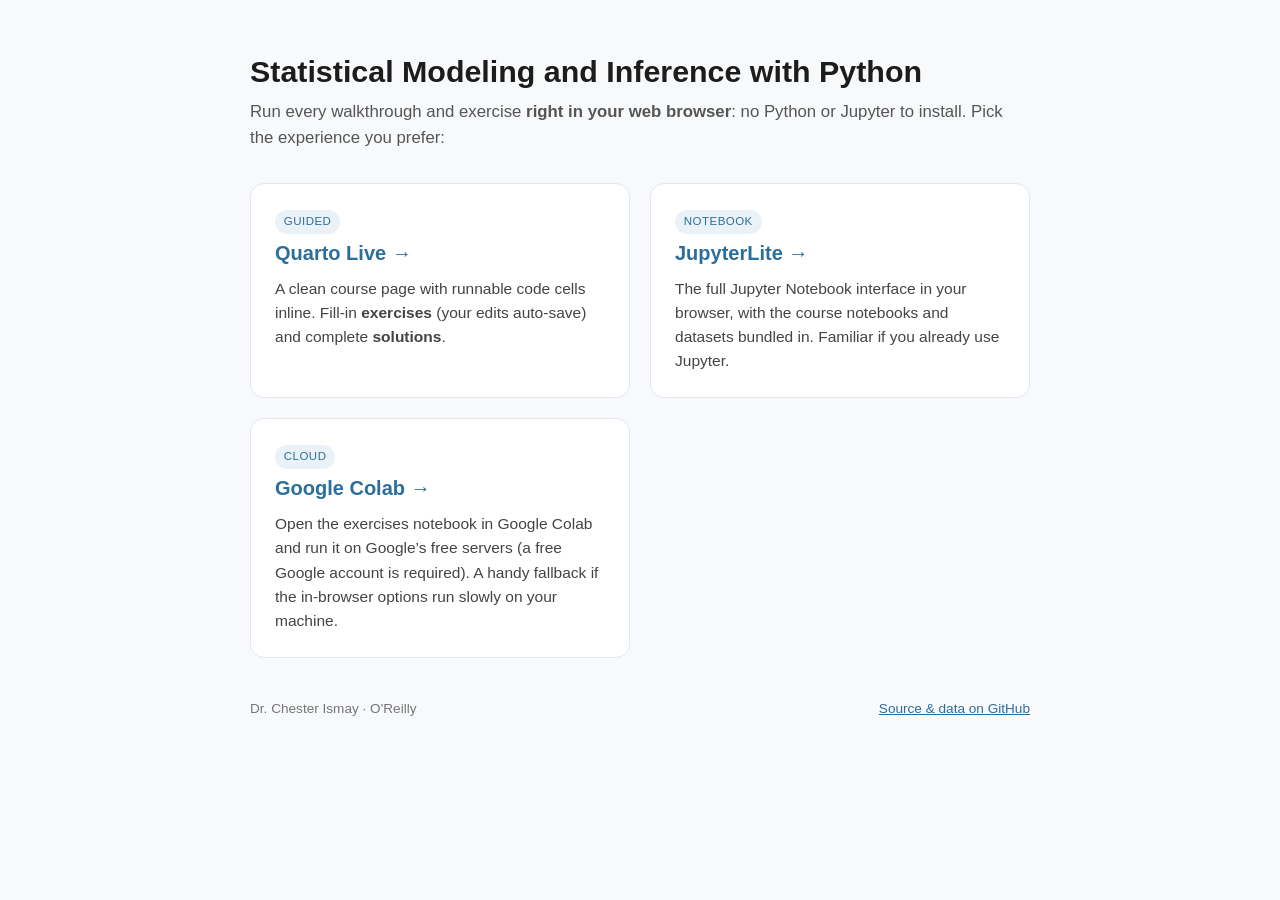
<file: app/index.html>
<!doctype html>
<html lang="en">
<head>
  <meta charset="utf-8">
  <meta name="viewport" content="width=device-width, initial-scale=1">
  <title>Statistical Modeling and Inference with Python: Run in your browser</title>
  <style>
    :root { --accent:#2c6e9b; }
    * { box-sizing:border-box; }
    body { margin:0; font-family:-apple-system,BlinkMacSystemFont,"Segoe UI",Roboto,Helvetica,Arial,sans-serif;
           color:#1c1c1c; background:#f7f9fb; line-height:1.55; }
    .wrap { max-width:820px; margin:0 auto; padding:3rem 1.25rem 4rem; }
    h1 { font-size:1.9rem; margin:0 0 .25rem; }
    .sub { color:#555; margin:0 0 2rem; font-size:1.05rem; }
    .cards { display:grid; gap:1.25rem; grid-template-columns:1fr; }
    @media (min-width:680px){ .cards { grid-template-columns:1fr 1fr; } }
    .card { display:block; background:#fff; border:1px solid #e3e8ee; border-radius:14px; padding:1.5rem;
            text-decoration:none; color:inherit; transition:box-shadow .15s, transform .15s; }
    .card:hover { box-shadow:0 8px 24px rgba(0,0,0,.08); transform:translateY(-2px); }
    .card h2 { margin:.25rem 0 .5rem; font-size:1.25rem; color:var(--accent); }
    .card p { margin:0; color:#444; font-size:.97rem; }
    .tag { display:inline-block; font-size:.72rem; letter-spacing:.04em; text-transform:uppercase;
           background:#eaf2f8; color:var(--accent); padding:.2rem .55rem; border-radius:999px; }
    footer { margin-top:2.5rem; color:#777; font-size:.85rem; display:flex;
             justify-content:space-between; align-items:baseline; flex-wrap:wrap; gap:.4rem 1rem; }
    a.repo { color:var(--accent); }
  </style>
</head>
<body>
  <div class="wrap">
    <h1>Statistical Modeling and Inference with Python</h1>
    <p class="sub">Run every walkthrough and exercise <strong>right in your web browser</strong>: no Python or Jupyter to install. Pick the experience you prefer:</p>
    <div class="cards">
      <a class="card" href="./quarto/">
        <span class="tag">Guided</span>
        <h2>Quarto Live →</h2>
        <p>A clean course page with runnable code cells inline. Fill-in <strong>exercises</strong> (your edits auto-save) and complete <strong>solutions</strong>.</p>
      </a>
      <a class="card" href="./jupyterlite/">
        <span class="tag">Notebook</span>
        <h2>JupyterLite →</h2>
        <p>The full Jupyter Notebook interface in your browser, with the course notebooks and datasets bundled in. Familiar if you already use Jupyter.</p>
      </a>
      <a class="card" href="https://colab.research.google.com/github/ismayc/oreilly-statistical-modeling-and-inference-with-python/blob/main/exercises.ipynb">
        <span class="tag">Cloud</span>
        <h2>Google Colab →</h2>
        <p>Open the exercises notebook in Google Colab and run it on Google’s free servers (a free Google account is required). A handy fallback if the in-browser options run slowly on your machine.</p>
      </a>
    </div>
    <footer>
      <span>Dr. Chester Ismay · O'Reilly</span>
      <span><a class="repo" href="https://github.com/ismayc/oreilly-statistical-modeling-and-inference-with-python">Source &amp; data on GitHub</a></span>
    </footer>
  </div>
</body>
</html>
</file>
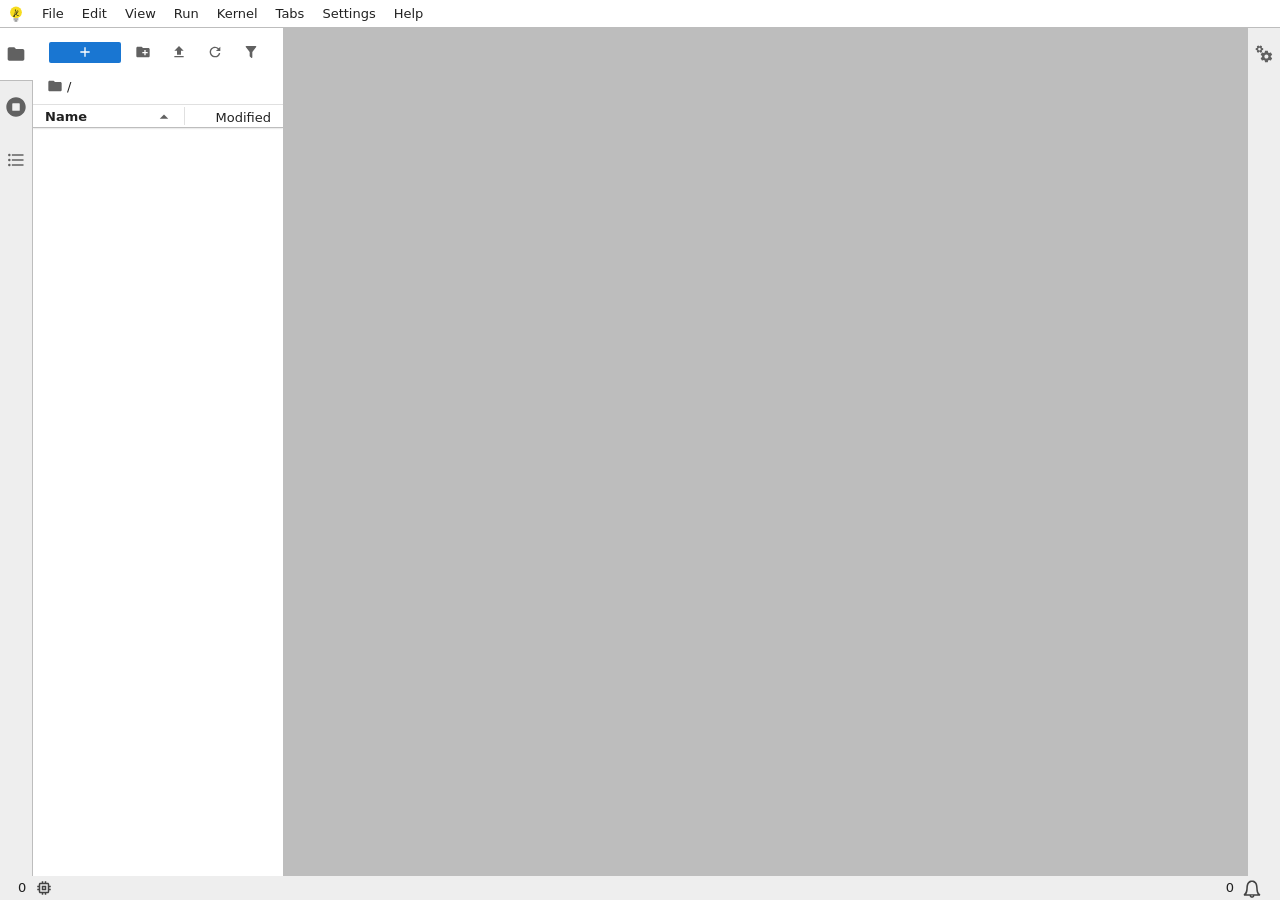
<file: app/jupyterlite/index.html>
<!DOCTYPE html>
<!--
  This is the root document for _your_ JupyterLite. Thanks for viewing your source!
     ___ __   __ _______ __   __ _______ _______ ______   ___     ___ _______ _______
    |   |  | |  |       |  | |  |       |       |    _ | |   |   |   |       |       |
    |   |  | |  |    _  |  |_|  |_     _|    ___|   | || |   |   |   |_     _|    ___|
    |   |  |_|  |   |_| |       | |   | |   |___|   |_||_|   |   |   | |   | |   |___
 ___|   |       |    ___|_     _| |   | |    ___|    __  |   |___|   | |   | |    ___|
|       |       |   |     |   |   |   | |   |___|   |  | |       |   | |   | |   |___
|_______|_______|___|     |___|   |___| |_______|___|  |_|_______|___| |___| |_______|

Code: https://github.com/jupyterlite/jupyterlite
Demo: https://jupyterlite.rtfd.io/en/latest/try

# FILES

Your JupyterLite is structured like this:

    index.html             <---- you are here
    {:app}/                <---- currently-known: `lab` (semi-required) and `notebook`
      index.html
      extensions/
        {:org}/{:package}/ <---|
        {:package}/        <---+- federated extensions
          schema/
          package.json
    # TBD
    files/                 <----- also need to populate `api/contents/`!
    static/                <----- might save duplication
      {:app}

-->
<html>
  <head>
    <!--
      # jupyter-config-data

      The JSON in `jupyter-lite.json` is the last that will be loaded by most
      child `index.html` pages, and every field can be overridden.

      See the recognized schema as described in the documentation:

      - https://jupyterlite.rtfd.io/en/latest/reference/schema.html

      Notes
        - fields that...
          - are relative paths values
            - will have the parent directory of _this_ file appended, accounting
              for "magic" hosts which redirect to `{:path}index.html` to `{:path}`,
              with or without a slash
        - some fields, such as `federated_extensions` will be _added together_
    -->
    <script id="jupyter-config-data" type="application/json" data-jupyter-lite-root=".">
      {}
    </script>
    <!--
      # jupyter-lite-root

      The source of truth for relative path locations. The `.` means _this_
      is the root, and will redirect to the `appUrl` defined in
      `.jupyter-lite/#jupyter-config-data`.
    -->
    <script type="module">
      await import('./config-utils.js');
    </script>
    <!-- that's it, there shouldn't be anything below here in head! -->
  </head>
</html>
</file>
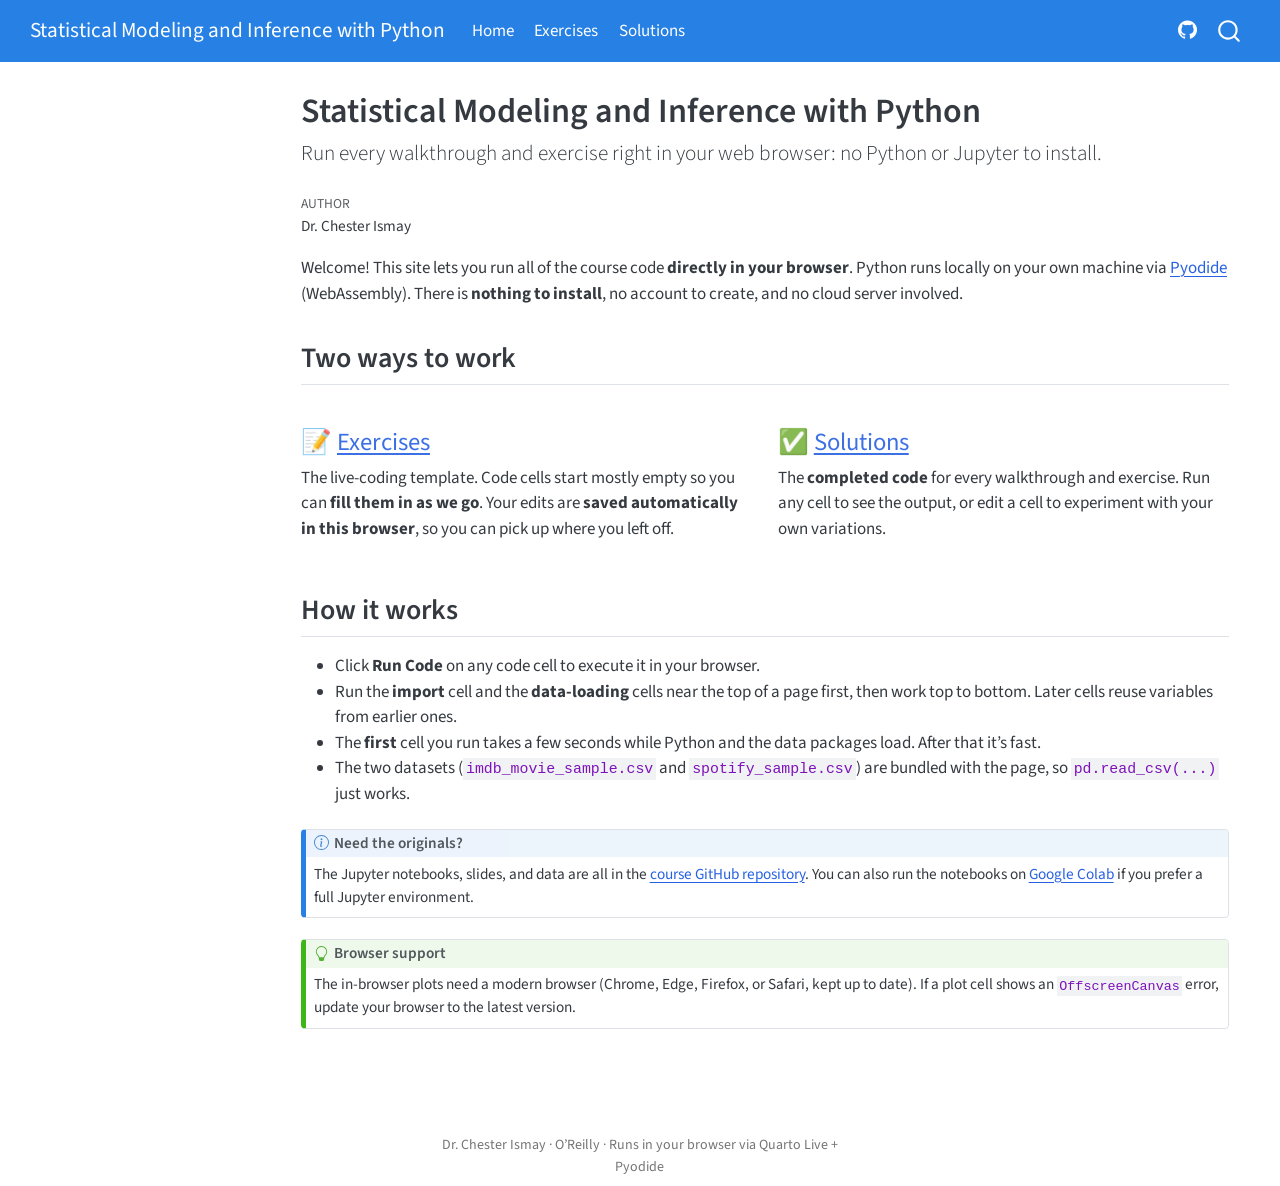
<file: app/quarto/index.html>
<!DOCTYPE html>
<html xmlns="http://www.w3.org/1999/xhtml" lang="en" xml:lang="en"><head>

<meta charset="utf-8">
<meta name="generator" content="quarto-1.10.18">

<meta name="viewport" content="width=device-width, initial-scale=1.0, user-scalable=yes">

<meta name="author" content="Dr.&nbsp;Chester Ismay">

<title>Statistical Modeling and Inference with Python</title>
<style>
/* Default styles provided by pandoc.
** See https://pandoc.org/MANUAL.html#variables-for-html for config info.
*/
span.smallcaps{font-variant: small-caps;}
div.columns{display: flex; gap: 1.5em;}
div.column{flex: auto;}
@media screen {
div.columns{gap: min(4vw, 1.5em);}
div.column{overflow-x: auto;}
}
div.hanging-indent{margin-left: 1.5em; text-indent: -1.5em;}
ul.task-list{list-style: none;}
ul.task-list li input[type="checkbox"] {
  width: 0.8em;
  margin: 0 0.8em 0.2em -1em; /* quarto-specific, see https://github.com/quarto-dev/quarto-cli/issues/4556 */ 
  vertical-align: middle;
}
</style>


<script src="site_libs/quarto-nav/quarto-nav.js"></script>
<script src="site_libs/quarto-nav/headroom.min.js"></script>
<script src="site_libs/clipboard/clipboard.min.js"></script>
<script src="site_libs/quarto-search/autocomplete.umd.js"></script>
<script src="site_libs/quarto-search/fuse.min.js"></script>
<script src="site_libs/quarto-search/quarto-search.js"></script>
<meta name="quarto:offset" content="./">
<script src="site_libs/quarto-html/quarto.js" type="module"></script>
<script src="site_libs/quarto-html/tabsets/tabsets.js" type="module"></script>
<script src="site_libs/quarto-html/popper.min.js"></script>
<script src="site_libs/quarto-html/tippy.umd.min.js"></script>
<script src="site_libs/quarto-html/anchor.min.js"></script>
<link href="site_libs/quarto-html/tippy.css" rel="stylesheet">
<link href="site_libs/quarto-html/quarto-syntax-highlighting-64a204ab8560d761af7679ceaba22944.css" rel="stylesheet" id="quarto-text-highlighting-styles">
<script src="site_libs/bootstrap/bootstrap.min.js"></script>
<link href="site_libs/bootstrap/bootstrap-icons.css" rel="stylesheet">
<link href="site_libs/bootstrap/bootstrap-b8f84b86e57ac73173db2324cacdbf7d.min.css" rel="stylesheet" append-hash="true" id="quarto-bootstrap" data-mode="light">
<script src="site_libs/quarto-contrib/live-runtime/live-runtime.js" type="module"></script>
<link href="site_libs/quarto-contrib/live-runtime/live-runtime.css" rel="stylesheet">
<script id="quarto-search-options" type="application/json">{
  "location": "navbar",
  "copy-button": false,
  "collapse-after": 3,
  "panel-placement": "end",
  "type": "overlay",
  "limit": 50,
  "keyboard-shortcut": [
    "f",
    "/",
    "s"
  ],
  "show-item-context": false,
  "language": {
    "search-no-results-text": "No results",
    "search-matching-documents-text": "matching documents",
    "search-copy-link-title": "Copy link to search",
    "search-hide-matches-text": "Hide additional matches",
    "search-more-match-text": "more match in this document",
    "search-more-matches-text": "more matches in this document",
    "search-clear-button-title": "Clear",
    "search-text-placeholder": "",
    "search-detached-cancel-button-title": "Cancel",
    "search-submit-button-title": "Submit",
    "search-label": "Search"
  }
}</script>
<script type="module" src="site_libs/quarto-ojs/quarto-ojs-runtime.js"></script>
<link href="site_libs/quarto-ojs/quarto-ojs.css" rel="stylesheet">


</head>

<body class="floating nav-fixed fullcontent quarto-light">

<div id="quarto-search-results"></div>
  <header id="quarto-header" class="headroom fixed-top">
    <nav class="navbar navbar-expand-lg " data-bs-theme="dark">
      <div class="navbar-container container-fluid">
      <div class="navbar-brand-container mx-auto">
    <a class="navbar-brand" href="./index.html">
    <span class="navbar-title">Statistical Modeling and Inference with Python</span>
    </a>
  </div>
            <div id="quarto-search" class="" title="Search"></div>
          <button class="navbar-toggler" type="button" data-bs-toggle="collapse" data-bs-target="#navbarCollapse" aria-controls="navbarCollapse" role="menu" aria-expanded="false" aria-label="Toggle navigation" onclick="if (window.quartoToggleHeadroom) { window.quartoToggleHeadroom(); }">
  <span class="navbar-toggler-icon"></span>
</button>
          <div class="collapse navbar-collapse" id="navbarCollapse">
            <ul class="navbar-nav navbar-nav-scroll me-auto">
  <li class="nav-item">
    <a class="nav-link active" href="./index.html" aria-current="page"> 
<span class="menu-text">Home</span></a>
  </li>  
  <li class="nav-item">
    <a class="nav-link" href="./exercises.html"> 
<span class="menu-text">Exercises</span></a>
  </li>  
  <li class="nav-item">
    <a class="nav-link" href="./solutions.html"> 
<span class="menu-text">Solutions</span></a>
  </li>  
</ul>
            <ul class="navbar-nav navbar-nav-scroll ms-auto">
  <li class="nav-item compact">
    <a class="nav-link" href="https://github.com/ismayc/oreilly-statistical-modeling-and-inference-with-python"> <i class="bi bi-github" role="img" aria-label="GitHub repository">
</i> 
<span class="menu-text"></span></a>
  </li>  
</ul>
          </div> <!-- /navcollapse -->
            <div class="quarto-navbar-tools">
</div>
      </div> <!-- /container-fluid -->
    </nav>
</header>
<!-- content -->
<div id="quarto-content" class="quarto-container page-columns page-rows-contents page-layout-article page-navbar">
<!-- sidebar -->
  <nav id="quarto-sidebar" class="sidebar collapse collapse-horizontal quarto-sidebar-collapse-item sidebar-navigation floating overflow-auto">
    
</nav>
<div id="quarto-sidebar-glass" class="quarto-sidebar-collapse-item" data-bs-toggle="collapse" data-bs-target=".quarto-sidebar-collapse-item"></div>
<!-- margin-sidebar -->
    
<!-- main -->
<main class="content" id="quarto-document-content">

<header id="title-block-header" class="quarto-title-block default">
<div class="quarto-title">
<h1 class="title">Statistical Modeling and Inference with Python</h1>
<p class="subtitle lead">Run every walkthrough and exercise right in your web browser: no Python or Jupyter to install.</p>
</div>



<div class="quarto-title-meta">

    <div>
    <div class="quarto-title-meta-heading">Author</div>
    <div class="quarto-title-meta-contents">
             <p>Dr.&nbsp;Chester Ismay </p>
          </div>
  </div>
    
  
    
  </div>
  


</header>


<p>Welcome! This site lets you run all of the course code <strong>directly in your browser</strong>. Python runs locally on your own machine via <a href="https://pyodide.org">Pyodide</a> (WebAssembly). There is <strong>nothing to install</strong>, no account to create, and no cloud server involved.</p>
<section id="two-ways-to-work" class="level2">
<h2 class="anchored" data-anchor-id="two-ways-to-work">Two ways to work</h2>
<div class="grid">
<section id="exercises" class="level3 g-col-12 g-col-md-6">
<h3 class="anchored" data-anchor-id="exercises">📝 <a href="./exercises.html">Exercises</a></h3>
<p>The live-coding template. Code cells start mostly empty so you can <strong>fill them in as we go</strong>. Your edits are <strong>saved automatically in this browser</strong>, so you can pick up where you left off.</p>
</section>
<section id="solutions" class="level3 g-col-12 g-col-md-6">
<h3 class="anchored" data-anchor-id="solutions">✅ <a href="./solutions.html">Solutions</a></h3>
<p>The <strong>completed code</strong> for every walkthrough and exercise. Run any cell to see the output, or edit a cell to experiment with your own variations.</p>
</section>
</div>
</section>
<section id="how-it-works" class="level2">
<h2 class="anchored" data-anchor-id="how-it-works">How it works</h2>
<ul>
<li>Click <strong>Run Code</strong> on any code cell to execute it in your browser.</li>
<li>Run the <strong>import</strong> cell and the <strong>data-loading</strong> cells near the top of a page first, then work top to bottom. Later cells reuse variables from earlier ones.</li>
<li>The <strong>first</strong> cell you run takes a few seconds while Python and the data packages load. After that it’s fast.</li>
<li>The two datasets (<code>imdb_movie_sample.csv</code> and <code>spotify_sample.csv</code>) are bundled with the page, so <code>pd.read_csv(...)</code> just works.</li>
</ul>
<div class="callout callout-style-default callout-note callout-titled">
<div class="callout-header d-flex align-content-center">
<div class="callout-icon-container">
<i class="callout-icon"></i>
</div>
<div class="callout-title-container flex-fill">
<span class="screen-reader-only">Note</span>Need the originals?
</div>
</div>
<div class="callout-body-container callout-body">
<p>The Jupyter notebooks, slides, and data are all in the <a href="https://github.com/ismayc/oreilly-statistical-modeling-and-inference-with-python">course GitHub repository</a>. You can also run the notebooks on <a href="https://colab.research.google.com/">Google Colab</a> if you prefer a full Jupyter environment.</p>
</div>
</div>
<div class="callout callout-style-default callout-tip callout-titled">
<div class="callout-header d-flex align-content-center">
<div class="callout-icon-container">
<i class="callout-icon"></i>
</div>
<div class="callout-title-container flex-fill">
<span class="screen-reader-only">Tip</span>Browser support
</div>
</div>
<div class="callout-body-container callout-body">
<p>The in-browser plots need a modern browser (Chrome, Edge, Firefox, or Safari, kept up to date). If a plot cell shows an <code>OffscreenCanvas</code> error, update your browser to the latest version.</p>
</div>
</div>


<script type="ojs-module-contents">
eyJjb250ZW50cyI6W119
</script>
<div id="exercise-loading-indicator" class="exercise-loading-indicator d-none d-flex align-items-center gap-2">
<div id="exercise-loading-status" class="d-flex gap-2">

</div>
<div class="spinner-grow spinner-grow-sm">

</div>
</div>
<script type="vfs-file">
WyJpbWRiX21vdmllX3NhbXBsZS5jc3YiLCJzcG90aWZ5X3NhbXBsZS5jc3YiXQ==
</script>
</section>

</main> <!-- /main -->
<script type="ojs-module-contents">
eyJjb250ZW50cyI6W119
</script>
<script type="module">
if (window.location.protocol === "file:") { alert("The OJS runtime does not work with file:// URLs. Please use a web server to view this document."); }
window._ojs.paths.runtimeToDoc = "../..";
window._ojs.paths.runtimeToRoot = "../..";
window._ojs.paths.docToRoot = "";
window._ojs.selfContained = false;
window._ojs.runtime.interpretFromScriptTags();
</script>
<script id="quarto-html-after-body" type="application/javascript">
  window.document.addEventListener("DOMContentLoaded", function (event) {
    const icon = "";
    const anchorJS = new window.AnchorJS();
    anchorJS.options = {
      placement: 'right',
      icon: icon
    };
    anchorJS.add('.anchored');
    const isCodeAnnotation = (el) => {
      for (const clz of el.classList) {
        if (clz.startsWith('code-annotation-')) {                     
          return true;
        }
      }
      return false;
    }
    const onCopySuccess = function(e) {
      // button target
      const button = e.trigger;
      // don't keep focus
      button.blur();
      // flash "checked"
      button.classList.add('code-copy-button-checked');
      var currentTitle = button.getAttribute("title");
      button.setAttribute("title", "Copied!");
      let tooltip;
      if (window.bootstrap) {
        button.setAttribute("data-bs-toggle", "tooltip");
        button.setAttribute("data-bs-placement", "left");
        button.setAttribute("data-bs-title", "Copied!");
        tooltip = new bootstrap.Tooltip(button, 
          { trigger: "manual", 
            customClass: "code-copy-button-tooltip",
            offset: [0, -8]});
        tooltip.show();    
      }
      setTimeout(function() {
        if (tooltip) {
          tooltip.hide();
          button.removeAttribute("data-bs-title");
          button.removeAttribute("data-bs-toggle");
          button.removeAttribute("data-bs-placement");
        }
        button.setAttribute("title", currentTitle);
        button.classList.remove('code-copy-button-checked');
      }, 1000);
      // clear code selection
      e.clearSelection();
    }
    const getTextToCopy = function(trigger) {
      const outerScaffold = trigger.parentElement.cloneNode(true);
      const codeEl = outerScaffold.querySelector('code');
      for (const childEl of codeEl.children) {
        if (isCodeAnnotation(childEl)) {
          childEl.remove();
        }
      }
      return codeEl.innerText;
    }
    const clipboard = new window.ClipboardJS('.code-copy-button:not([data-in-quarto-modal])', {
      text: getTextToCopy
    });
    clipboard.on('success', onCopySuccess);
    if (window.document.getElementById('quarto-embedded-source-code-modal')) {
      const clipboardModal = new window.ClipboardJS('.code-copy-button[data-in-quarto-modal]', {
        text: getTextToCopy,
        container: window.document.getElementById('quarto-embedded-source-code-modal')
      });
      clipboardModal.on('success', onCopySuccess);
    }
      var localhostRegex = new RegExp(/^(?:http|https):\/\/localhost\:?[0-9]*\//);
      var mailtoRegex = new RegExp(/^mailto:/);
        var filterRegex = new RegExp('/' + window.location.host + '/');
      var isInternal = (href) => {
          return filterRegex.test(href) || localhostRegex.test(href) || mailtoRegex.test(href);
      }
      // Inspect non-navigation links and adorn them if external
     var links = window.document.querySelectorAll('a[href]:not(.nav-link):not(.navbar-brand):not(.toc-action):not(.sidebar-link):not(.sidebar-item-toggle):not(.pagination-link):not(.no-external):not([aria-hidden]):not(.dropdown-item):not(.quarto-navigation-tool):not(.about-link)');
      for (var i=0; i<links.length; i++) {
        const link = links[i];
        if (!isInternal(link.href)) {
          // undo the damage that might have been done by quarto-nav.js in the case of
          // links that we want to consider external
          if (link.dataset.originalHref !== undefined) {
            link.href = link.dataset.originalHref;
          }
        }
      }
    function tippyHover(el, contentFn, onTriggerFn, onUntriggerFn) {
      const config = {
        allowHTML: true,
        maxWidth: 500,
        delay: 100,
        arrow: false,
        appendTo: function(el) {
            return el.parentElement;
        },
        interactive: true,
        interactiveBorder: 10,
        theme: 'quarto',
        placement: 'bottom-start',
      };
      if (contentFn) {
        config.content = contentFn;
      }
      if (onTriggerFn) {
        config.onTrigger = onTriggerFn;
      }
      if (onUntriggerFn) {
        config.onUntrigger = onUntriggerFn;
      }
      window.tippy(el, config); 
    }
    const noterefs = window.document.querySelectorAll('a[role="doc-noteref"]');
    for (var i=0; i<noterefs.length; i++) {
      const ref = noterefs[i];
      tippyHover(ref, function() {
        // use id or data attribute instead here
        let href = ref.getAttribute('data-footnote-href') || ref.getAttribute('href');
        try { href = new URL(href).hash; } catch {}
        const id = href.replace(/^#\/?/, "");
        const note = window.document.getElementById(id);
        if (note) {
          return note.innerHTML;
        } else {
          return "";
        }
      });
    }
    const xrefs = window.document.querySelectorAll('a.quarto-xref');
    const processXRef = (id, note) => {
      // Strip column container classes
      const stripColumnClz = (el) => {
        el.classList.remove("page-full", "page-columns");
        if (el.children) {
          for (const child of el.children) {
            stripColumnClz(child);
          }
        }
      }
      stripColumnClz(note)
      if (id === null || id.startsWith('sec-')) {
        // Special case sections, only their first couple elements
        const container = document.createElement("div");
        if (note.children && note.children.length > 2) {
          container.appendChild(note.children[0].cloneNode(true));
          for (let i = 1; i < note.children.length; i++) {
            const child = note.children[i];
            if (child.tagName === "P" && child.innerText === "") {
              continue;
            } else {
              container.appendChild(child.cloneNode(true));
              break;
            }
          }
          if (window.Quarto?.typesetMath) {
            window.Quarto.typesetMath(container);
          }
          return container.innerHTML
        } else {
          if (window.Quarto?.typesetMath) {
            window.Quarto.typesetMath(note);
          }
          return note.innerHTML;
        }
      } else {
        // Remove any anchor links if they are present
        const anchorLink = note.querySelector('a.anchorjs-link');
        if (anchorLink) {
          anchorLink.remove();
        }
        if (window.Quarto?.typesetMath) {
          window.Quarto.typesetMath(note);
        }
        if (note.classList.contains("callout")) {
          return note.outerHTML;
        } else {
          return note.innerHTML;
        }
      }
    }
    for (var i=0; i<xrefs.length; i++) {
      const xref = xrefs[i];
      tippyHover(xref, undefined, function(instance) {
        instance.disable();
        let url = xref.getAttribute('href');
        let hash = undefined; 
        if (url.startsWith('#')) {
          hash = url;
        } else {
          try { hash = new URL(url).hash; } catch {}
        }
        if (hash) {
          const id = hash.replace(/^#\/?/, "");
          const note = window.document.getElementById(id);
          if (note !== null) {
            try {
              const html = processXRef(id, note.cloneNode(true));
              instance.setContent(html);
            } finally {
              instance.enable();
              instance.show();
            }
          } else {
            // See if we can fetch this
            fetch(url.split('#')[0])
            .then(res => res.text())
            .then(html => {
              const parser = new DOMParser();
              const htmlDoc = parser.parseFromString(html, "text/html");
              const note = htmlDoc.getElementById(id);
              if (note !== null) {
                const html = processXRef(id, note);
                instance.setContent(html);
              } 
            }).finally(() => {
              instance.enable();
              instance.show();
            });
          }
        } else {
          // See if we can fetch a full url (with no hash to target)
          // This is a special case and we should probably do some content thinning / targeting
          fetch(url)
          .then(res => res.text())
          .then(html => {
            const parser = new DOMParser();
            const htmlDoc = parser.parseFromString(html, "text/html");
            const note = htmlDoc.querySelector('main.content');
            if (note !== null) {
              // This should only happen for chapter cross references
              // (since there is no id in the URL)
              // remove the first header
              if (note.children.length > 0 && note.children[0].tagName === "HEADER") {
                note.children[0].remove();
              }
              const html = processXRef(null, note);
              instance.setContent(html);
            } 
          }).finally(() => {
            instance.enable();
            instance.show();
          });
        }
      }, function(instance) {
      });
    }
        let selectedAnnoteEl;
        const selectorForAnnotation = ( cell, annotation) => {
          let cellAttr = 'data-code-cell="' + cell + '"';
          let lineAttr = 'data-code-annotation="' +  annotation + '"';
          const selector = 'span[' + cellAttr + '][' + lineAttr + ']';
          return selector;
        }
        const selectCodeLines = (annoteEl) => {
          const doc = window.document;
          const targetCell = annoteEl.getAttribute("data-target-cell");
          const targetAnnotation = annoteEl.getAttribute("data-target-annotation");
          const annoteSpan = window.document.querySelector(selectorForAnnotation(targetCell, targetAnnotation));
          const lines = annoteSpan.getAttribute("data-code-lines").split(",");
          const lineIds = lines.map((line) => {
            return targetCell + "-" + line;
          })
          let top = null;
          let height = null;
          let parent = null;
          if (lineIds.length > 0) {
              //compute the position of the single el (top and bottom and make a div)
              const el = window.document.getElementById(lineIds[0]);
              top = el.offsetTop;
              height = el.offsetHeight;
              parent = el.parentElement.parentElement;
            if (lineIds.length > 1) {
              const lastEl = window.document.getElementById(lineIds[lineIds.length - 1]);
              const bottom = lastEl.offsetTop + lastEl.offsetHeight;
              height = bottom - top;
            }
            if (top !== null && height !== null && parent !== null) {
              // cook up a div (if necessary) and position it 
              let div = window.document.getElementById("code-annotation-line-highlight");
              if (div === null) {
                div = window.document.createElement("div");
                div.setAttribute("id", "code-annotation-line-highlight");
                div.style.position = 'absolute';
                parent.appendChild(div);
              }
              div.style.top = top - 2 + "px";
              div.style.height = height + 4 + "px";
              div.style.left = 0;
              let gutterDiv = window.document.getElementById("code-annotation-line-highlight-gutter");
              if (gutterDiv === null) {
                gutterDiv = window.document.createElement("div");
                gutterDiv.setAttribute("id", "code-annotation-line-highlight-gutter");
                gutterDiv.style.position = 'absolute';
                const codeCell = window.document.getElementById(targetCell);
                const gutter = codeCell.querySelector('.code-annotation-gutter');
                gutter.appendChild(gutterDiv);
              }
              gutterDiv.style.top = top - 2 + "px";
              gutterDiv.style.height = height + 4 + "px";
            }
            selectedAnnoteEl = annoteEl;
          }
        };
        const unselectCodeLines = () => {
          const elementsIds = ["code-annotation-line-highlight", "code-annotation-line-highlight-gutter"];
          elementsIds.forEach((elId) => {
            const div = window.document.getElementById(elId);
            if (div) {
              div.remove();
            }
          });
          selectedAnnoteEl = undefined;
        };
          // Handle positioning of the toggle
      window.addEventListener(
        "resize",
        throttle(() => {
          elRect = undefined;
          if (selectedAnnoteEl) {
            selectCodeLines(selectedAnnoteEl);
          }
        }, 10)
      );
      function throttle(fn, ms) {
      let throttle = false;
      let timer;
        return (...args) => {
          if(!throttle) { // first call gets through
              fn.apply(this, args);
              throttle = true;
          } else { // all the others get throttled
              if(timer) clearTimeout(timer); // cancel #2
              timer = setTimeout(() => {
                fn.apply(this, args);
                timer = throttle = false;
              }, ms);
          }
        };
      }
        // Attach click handler to the DT
        const annoteDls = window.document.querySelectorAll('dt[data-target-cell]');
        for (const annoteDlNode of annoteDls) {
          annoteDlNode.addEventListener('click', (event) => {
            const clickedEl = event.target;
            if (clickedEl !== selectedAnnoteEl) {
              unselectCodeLines();
              const activeEl = window.document.querySelector('dt[data-target-cell].code-annotation-active');
              if (activeEl) {
                activeEl.classList.remove('code-annotation-active');
              }
              selectCodeLines(clickedEl);
              clickedEl.classList.add('code-annotation-active');
            } else {
              // Unselect the line
              unselectCodeLines();
              clickedEl.classList.remove('code-annotation-active');
            }
          });
        }
    const findCites = (el) => {
      const parentEl = el.parentElement;
      if (parentEl) {
        const cites = parentEl.dataset.cites;
        if (cites) {
          return {
            el,
            cites: cites.split(' ')
          };
        } else {
          return findCites(el.parentElement)
        }
      } else {
        return undefined;
      }
    };
    var bibliorefs = window.document.querySelectorAll('a[role="doc-biblioref"]');
    for (var i=0; i<bibliorefs.length; i++) {
      const ref = bibliorefs[i];
      const citeInfo = findCites(ref);
      if (citeInfo) {
        tippyHover(citeInfo.el, function() {
          var popup = window.document.createElement('div');
          citeInfo.cites.forEach(function(cite) {
            var citeDiv = window.document.createElement('div');
            citeDiv.classList.add('hanging-indent');
            citeDiv.classList.add('csl-entry');
            var biblioDiv = window.document.getElementById('ref-' + cite);
            if (biblioDiv) {
              citeDiv.innerHTML = biblioDiv.innerHTML;
            }
            popup.appendChild(citeDiv);
          });
          return popup.innerHTML;
        });
      }
    }
  });
  </script>
</div> <!-- /content -->
<footer class="footer">
  <div class="nav-footer">
    <div class="nav-footer-left">
      &nbsp;
    </div>   
    <div class="nav-footer-center">
<p>Dr.&nbsp;Chester Ismay · O’Reilly · Runs in your browser via Quarto Live + Pyodide</p>
</div>
    <div class="nav-footer-right">
      &nbsp;
    </div>
  </div>
</footer>




</body></html>
</file>
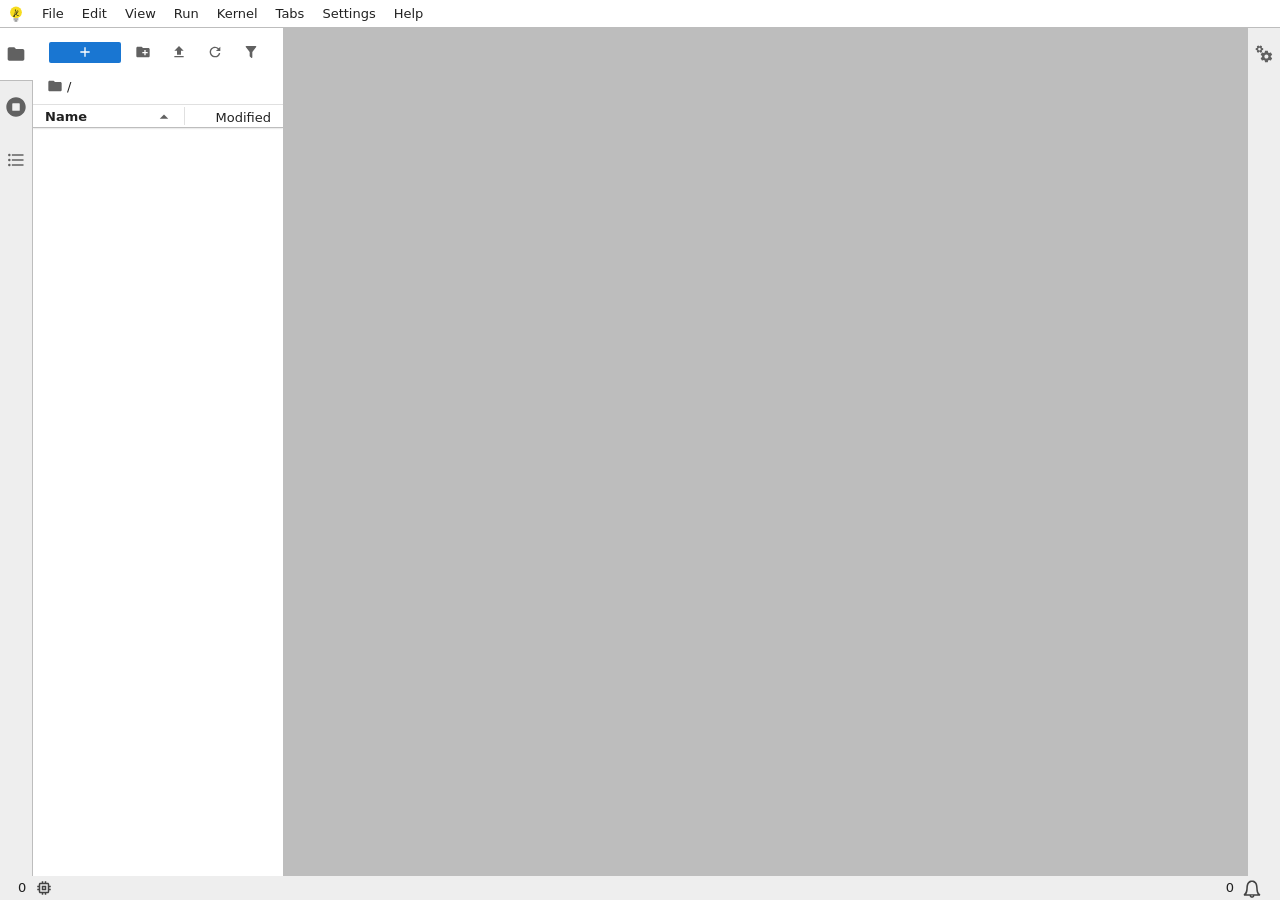
<file: app/jupyterlite/lab/index.html>
<!DOCTYPE html>
<html>
<head>
    <title>JupyterLite</title>
    <meta charset="utf-8">
    <meta name="viewport" content="width=device-width, initial-scale=1">
    <meta name="Description" content="WASM powered Jupyter running in the browser.">
    <link rel="manifest" href="../manifest.webmanifest">
    <link id="jupyter-lite-main" rel="preload" href="../build/lab/bundle.js?_=de19705" main="index" as="script">
    <script id="jupyter-config-data" type="application/json" data-jupyter-lite-root="..">
      {}
    </script>
    <script>
      (async function () {
        const { pathname, origin, search, hash } = window.location;
        if (pathname.match(/(index.html|\/?)$/) == null) {
          window.location.href = `${origin}${pathname}/${search}${hash}`;
          return;
        }
        await import(
          '../config-utils.js?_=de19705'
        );
      }.call(this));
    </script>
    <style>
      body {
        margin: 0;
        padding: 0;
        transition: background-color 0.3s ease;
      }

      body {
        background-color: #fff;
        color: #000;
      }

      body.jp-mod-dark {
        background-color: #111;
        color: #fff;
      }

      /*
       * Loading indicator that mirrors JupyterLab's splash screen visual
       * design for a clean transition. The SVG, orbit dimensions, planet
       * sizes, and planet colors below are adapted from:
       * https://github.com/jupyterlab/jupyterlab/blob/main/packages/apputils-extension/style/splash.css
       */

      #jupyterlite-loading-indicator {
        z-index: 1000;
        position: fixed;
        overflow: hidden;
        width: 100%;
        height: 100%;
        opacity: 0;
        transition: opacity 0.5s ease-out;
        display: none;
        background-color: white;
      }

      body.jp-mod-dark #jupyterlite-loading-indicator {
        background-color: #212121;
      }

      #jupyterlite-loading-indicator.hidden {
        animation: jupyterlite-fade-out 0.5s ease-out forwards;
        pointer-events: none;
      }

      #jupyterlite-loading-indicator:not(.hidden) {
        opacity: 1;
        display: block;
      }

      #jupyterlite-galaxy {
        position: relative;
        width: 100%;
        height: 100%;
      }

      #jupyterlite-main-logo {
        display: flex;
        align-items: center;
        justify-content: center;
        width: 100%;
        height: 100%;
        z-index: 1;
      }

      #jupyterlite-main-logo svg {
        width: 100px;
        height: auto;
      }

      .jupyterlite-moon {
        position: absolute;
        top: 50%;
        left: 50%;
        border-radius: 50%;
      }

      #jupyterlite-moon1 {
        width: 200px;
        height: 140px;
        margin-top: -53px;
        margin-left: -54px;
        animation: jupyterlite-orbit 2s linear infinite;
      }

      #jupyterlite-moon2 {
        width: 132px;
        height: 180px;
        margin-top: -66px;
        margin-left: -85px;
        animation: jupyterlite-orbit 2.5s linear infinite reverse;
      }

      #jupyterlite-moon3 {
        width: 220px;
        height: 166px;
        margin-top: -96px;
        margin-left: -50px;
        animation: jupyterlite-orbit 3s linear infinite;
      }

      .jupyterlite-planet {
        border-radius: 50%;
      }

      #jupyterlite-moon1 .jupyterlite-planet {
        width: 12px;
        height: 12px;
      }

      #jupyterlite-moon2 .jupyterlite-planet {
        width: 16px;
        height: 16px;
        float: right;
      }

      #jupyterlite-moon3 .jupyterlite-planet {
        width: 20px;
        height: 20px;
      }

      /* Light theme planet colors */
      #jupyterlite-moon1 .jupyterlite-planet {
        background-color: #6f7070;
      }

      #jupyterlite-moon2 .jupyterlite-planet {
        background-color: #767677;
      }

      #jupyterlite-moon3 .jupyterlite-planet {
        background-color: #989798;
      }

      /* Dark theme planet colors */
      body.jp-mod-dark #jupyterlite-moon1 .jupyterlite-planet,
      body.jp-mod-dark #jupyterlite-moon2 .jupyterlite-planet,
      body.jp-mod-dark #jupyterlite-moon3 .jupyterlite-planet {
        background-color: white;
      }

      @keyframes jupyterlite-orbit {
        0%   { transform: rotateZ(0deg); }
        100% { transform: rotateZ(-720deg); }
      }

      @keyframes jupyterlite-fade-out {
        0%   { opacity: 1; }
        100% { opacity: 0; }
      }

      .jupyterlite-loading-indicator-text {
        position: absolute;
        bottom: 20%;
        left: 50%;
        transform: translateX(-50%);
        font-family: -apple-system, BlinkMacSystemFont, 'Segoe UI', Helvetica, Arial, sans-serif;
        font-size: 16px;
        color: #616161;
      }

      body.jp-mod-dark .jupyterlite-loading-indicator-text {
        color: #bdbdbd;
      }
    </style>
  </head>
  <body class="jp-ThemedContainer" data-notebook="lab">
    <div id="jupyterlite-loading-indicator" class="hidden">
      <div id="jupyterlite-galaxy">
        <div id="jupyterlite-main-logo">
          <!-- Jupyter planet logo from @jupyterlab/ui-components jupyter-favicon.svg -->
          <svg xmlns="http://www.w3.org/2000/svg" width="152" height="165" viewBox="0 0 152 165">
            <path fill="#F37726" class="jp-jupyter-icon-color" d="M76.021 140.163c-32.64 0-61.145-11.927-75.942-29.58 5.51 15.84 15.781 29.567 29.39 39.278a80.17 80.17 0 0 0 46.57 14.929 80.17 80.17 0 0 0 46.57-14.929c13.61-9.711 23.88-23.437 29.391-39.278-14.833 17.653-43.338 29.58-75.979 29.58m-.005-114.832c32.64 0 61.146 11.927 75.943 29.58a80.9 80.9 0 0 0-29.391-39.278A80.16 80.16 0 0 0 75.998.705a80.16 80.16 0 0 0-46.57 14.928A80.9 80.9 0 0 0 .038 54.912c14.832-17.617 43.338-29.58 75.978-29.58" />
          </svg>
        </div>
        <div id="jupyterlite-moon1" class="jupyterlite-moon">
          <div class="jupyterlite-planet"></div>
        </div>
        <div id="jupyterlite-moon2" class="jupyterlite-moon">
          <div class="jupyterlite-planet"></div>
        </div>
        <div id="jupyterlite-moon3" class="jupyterlite-moon">
          <div class="jupyterlite-planet"></div>
        </div>
      </div>
      <div class="jupyterlite-loading-indicator-text">Loading JupyterLite...</div>
    </div>
    <noscript>
      <div style="text-align: center; padding: 20px;">
          JupyterLite requires JavaScript to be enabled in your browser.
      </div>
    </noscript>
  

</body></html>
</file>
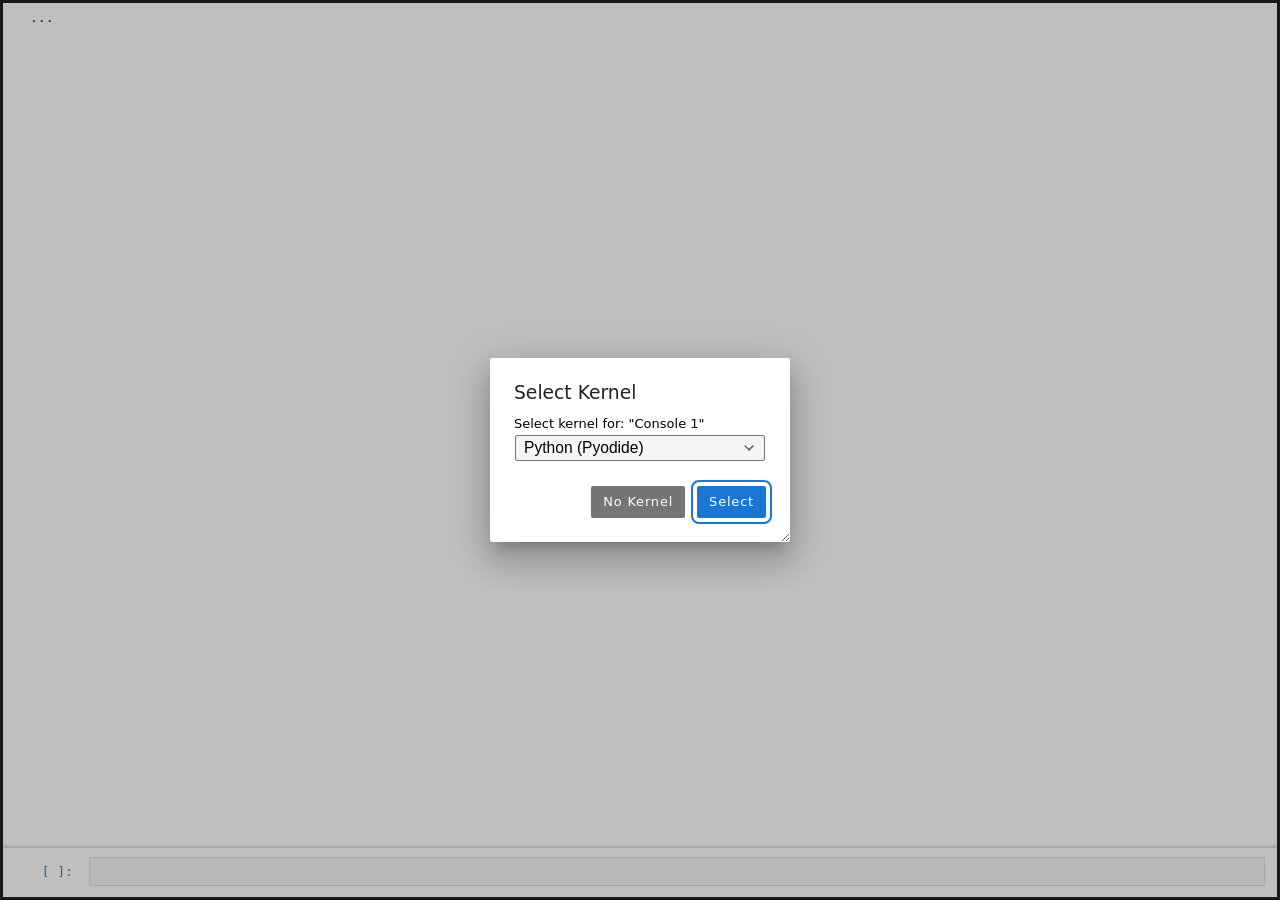
<file: app/jupyterlite/repl/index.html>
<!DOCTYPE html>
<html>
<head>
    <title>REPLite</title>
    <meta charset="utf-8">
    <meta name="viewport" content="width=device-width, initial-scale=1">
    <meta name="Description" content="WASM powered Jupyter running in the browser.">
    <link rel="manifest" href="../manifest.webmanifest">
    <link id="jupyter-lite-main" rel="preload" href="../build/repl/bundle.js?_=b6fdc6f" main="index" as="script">
    <script id="jupyter-config-data" type="application/json" data-jupyter-lite-root="..">
      {}
    </script>
    <script>
      (async function () {
        const { pathname, origin, search, hash } = window.location;
        if (pathname.match(/(index.html|\/?)$/) == null) {
          window.location.href = `${origin}${pathname}/${search}${hash}`;
          return;
        }
        await import(
          '../config-utils.js?_=b6fdc6f'
        );
      }.call(this));
    </script>
    <style>
      body {
        margin: 0;
        padding: 0;
        transition: background-color 0.3s ease;
      }

      body {
        background-color: #fff;
        color: #000;
      }

      body.jp-mod-dark {
        background-color: #111;
        color: #fff;
      }

      /*
       * Loading indicator that mirrors JupyterLab's splash screen visual
       * design for a clean transition. The SVG, orbit dimensions, planet
       * sizes, and planet colors below are adapted from:
       * https://github.com/jupyterlab/jupyterlab/blob/main/packages/apputils-extension/style/splash.css
       */

      #jupyterlite-loading-indicator {
        z-index: 1000;
        position: fixed;
        overflow: hidden;
        width: 100%;
        height: 100%;
        opacity: 0;
        transition: opacity 0.5s ease-out;
        display: none;
        background-color: white;
      }

      body.jp-mod-dark #jupyterlite-loading-indicator {
        background-color: #212121;
      }

      #jupyterlite-loading-indicator.hidden {
        animation: jupyterlite-fade-out 0.5s ease-out forwards;
        pointer-events: none;
      }

      #jupyterlite-loading-indicator:not(.hidden) {
        opacity: 1;
        display: block;
      }

      #jupyterlite-galaxy {
        position: relative;
        width: 100%;
        height: 100%;
      }

      #jupyterlite-main-logo {
        display: flex;
        align-items: center;
        justify-content: center;
        width: 100%;
        height: 100%;
        z-index: 1;
      }

      #jupyterlite-main-logo svg {
        width: 100px;
        height: auto;
      }

      .jupyterlite-moon {
        position: absolute;
        top: 50%;
        left: 50%;
        border-radius: 50%;
      }

      #jupyterlite-moon1 {
        width: 200px;
        height: 140px;
        margin-top: -53px;
        margin-left: -54px;
        animation: jupyterlite-orbit 2s linear infinite;
      }

      #jupyterlite-moon2 {
        width: 132px;
        height: 180px;
        margin-top: -66px;
        margin-left: -85px;
        animation: jupyterlite-orbit 2.5s linear infinite reverse;
      }

      #jupyterlite-moon3 {
        width: 220px;
        height: 166px;
        margin-top: -96px;
        margin-left: -50px;
        animation: jupyterlite-orbit 3s linear infinite;
      }

      .jupyterlite-planet {
        border-radius: 50%;
      }

      #jupyterlite-moon1 .jupyterlite-planet {
        width: 12px;
        height: 12px;
      }

      #jupyterlite-moon2 .jupyterlite-planet {
        width: 16px;
        height: 16px;
        float: right;
      }

      #jupyterlite-moon3 .jupyterlite-planet {
        width: 20px;
        height: 20px;
      }

      /* Light theme planet colors */
      #jupyterlite-moon1 .jupyterlite-planet {
        background-color: #6f7070;
      }

      #jupyterlite-moon2 .jupyterlite-planet {
        background-color: #767677;
      }

      #jupyterlite-moon3 .jupyterlite-planet {
        background-color: #989798;
      }

      /* Dark theme planet colors */
      body.jp-mod-dark #jupyterlite-moon1 .jupyterlite-planet,
      body.jp-mod-dark #jupyterlite-moon2 .jupyterlite-planet,
      body.jp-mod-dark #jupyterlite-moon3 .jupyterlite-planet {
        background-color: white;
      }

      @keyframes jupyterlite-orbit {
        0%   { transform: rotateZ(0deg); }
        100% { transform: rotateZ(-720deg); }
      }

      @keyframes jupyterlite-fade-out {
        0%   { opacity: 1; }
        100% { opacity: 0; }
      }

      .jupyterlite-loading-indicator-text {
        position: absolute;
        bottom: 20%;
        left: 50%;
        transform: translateX(-50%);
        font-family: -apple-system, BlinkMacSystemFont, 'Segoe UI', Helvetica, Arial, sans-serif;
        font-size: 16px;
        color: #616161;
      }

      body.jp-mod-dark .jupyterlite-loading-indicator-text {
        color: #bdbdbd;
      }
    </style>
  </head>
  <body class="jp-ThemedContainer" data-notebook="repl">
    <div id="jupyterlite-loading-indicator" class="hidden">
      <div id="jupyterlite-galaxy">
        <div id="jupyterlite-main-logo">
          <!-- Jupyter planet logo from @jupyterlab/ui-components jupyter-favicon.svg -->
          <svg xmlns="http://www.w3.org/2000/svg" width="152" height="165" viewBox="0 0 152 165">
            <path fill="#F37726" class="jp-jupyter-icon-color" d="M76.021 140.163c-32.64 0-61.145-11.927-75.942-29.58 5.51 15.84 15.781 29.567 29.39 39.278a80.17 80.17 0 0 0 46.57 14.929 80.17 80.17 0 0 0 46.57-14.929c13.61-9.711 23.88-23.437 29.391-39.278-14.833 17.653-43.338 29.58-75.979 29.58m-.005-114.832c32.64 0 61.146 11.927 75.943 29.58a80.9 80.9 0 0 0-29.391-39.278A80.16 80.16 0 0 0 75.998.705a80.16 80.16 0 0 0-46.57 14.928A80.9 80.9 0 0 0 .038 54.912c14.832-17.617 43.338-29.58 75.978-29.58" />
          </svg>
        </div>
        <div id="jupyterlite-moon1" class="jupyterlite-moon">
          <div class="jupyterlite-planet"></div>
        </div>
        <div id="jupyterlite-moon2" class="jupyterlite-moon">
          <div class="jupyterlite-planet"></div>
        </div>
        <div id="jupyterlite-moon3" class="jupyterlite-moon">
          <div class="jupyterlite-planet"></div>
        </div>
      </div>
      <div class="jupyterlite-loading-indicator-text">Loading JupyterLite...</div>
    </div>
    <noscript>
      <div style="text-align: center; padding: 20px;">
          JupyterLite requires JavaScript to be enabled in your browser.
      </div>
    </noscript>
  

</body></html>
</file>
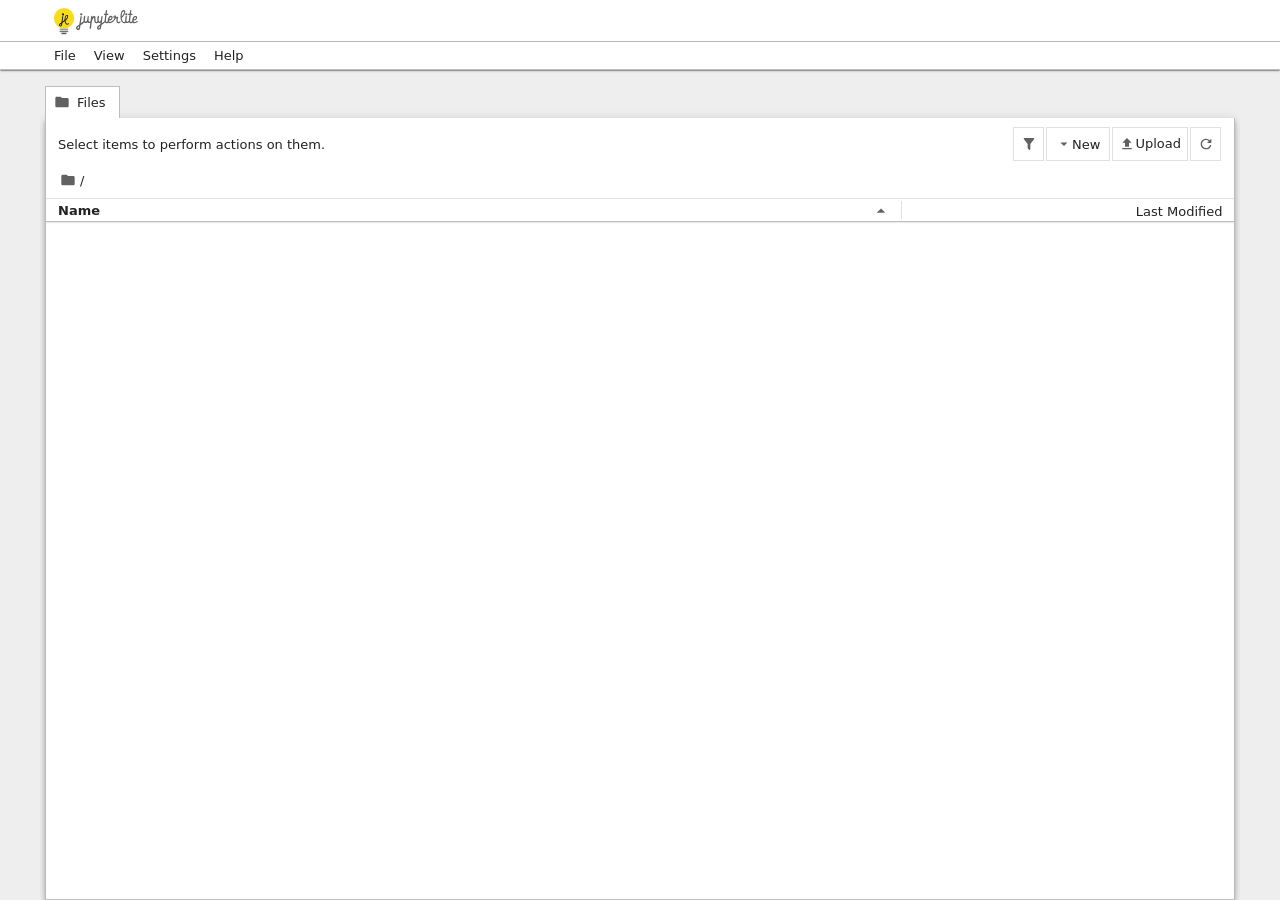
<file: app/jupyterlite/tree/index.html>
<!DOCTYPE html>
<html>
<head>
    <title>Jupyter Notebook - Tree</title>
    <meta charset="utf-8">
    <meta name="viewport" content="width=device-width, initial-scale=1">
    <meta name="Description" content="WASM powered Jupyter running in the browser.">
    <link rel="manifest" href="../manifest.webmanifest">
    <link id="jupyter-lite-main" rel="preload" href="../build/tree/bundle.js?_=a96559d" main="index" as="script">
    <script id="jupyter-config-data" type="application/json" data-jupyter-lite-root="..">
      {}
    </script>
    <script>
      (async function () {
        const { pathname, origin, search, hash } = window.location;
        if (pathname.match(/(index.html|\/?)$/) == null) {
          window.location.href = `${origin}${pathname}/${search}${hash}`;
          return;
        }
        await import(
          '../config-utils.js?_=a96559d'
        );
      }.call(this));
    </script>
    <style>
      body {
        margin: 0;
        padding: 0;
        transition: background-color 0.3s ease;
      }

      body {
        background-color: #fff;
        color: #000;
      }

      body.jp-mod-dark {
        background-color: #111;
        color: #fff;
      }

      /*
       * Loading indicator that mirrors JupyterLab's splash screen visual
       * design for a clean transition. The SVG, orbit dimensions, planet
       * sizes, and planet colors below are adapted from:
       * https://github.com/jupyterlab/jupyterlab/blob/main/packages/apputils-extension/style/splash.css
       */

      #jupyterlite-loading-indicator {
        z-index: 1000;
        position: fixed;
        overflow: hidden;
        width: 100%;
        height: 100%;
        opacity: 0;
        transition: opacity 0.5s ease-out;
        display: none;
        background-color: white;
      }

      body.jp-mod-dark #jupyterlite-loading-indicator {
        background-color: #212121;
      }

      #jupyterlite-loading-indicator.hidden {
        animation: jupyterlite-fade-out 0.5s ease-out forwards;
        pointer-events: none;
      }

      #jupyterlite-loading-indicator:not(.hidden) {
        opacity: 1;
        display: block;
      }

      #jupyterlite-galaxy {
        position: relative;
        width: 100%;
        height: 100%;
      }

      #jupyterlite-main-logo {
        display: flex;
        align-items: center;
        justify-content: center;
        width: 100%;
        height: 100%;
        z-index: 1;
      }

      #jupyterlite-main-logo svg {
        width: 100px;
        height: auto;
      }

      .jupyterlite-moon {
        position: absolute;
        top: 50%;
        left: 50%;
        border-radius: 50%;
      }

      #jupyterlite-moon1 {
        width: 200px;
        height: 140px;
        margin-top: -53px;
        margin-left: -54px;
        animation: jupyterlite-orbit 2s linear infinite;
      }

      #jupyterlite-moon2 {
        width: 132px;
        height: 180px;
        margin-top: -66px;
        margin-left: -85px;
        animation: jupyterlite-orbit 2.5s linear infinite reverse;
      }

      #jupyterlite-moon3 {
        width: 220px;
        height: 166px;
        margin-top: -96px;
        margin-left: -50px;
        animation: jupyterlite-orbit 3s linear infinite;
      }

      .jupyterlite-planet {
        border-radius: 50%;
      }

      #jupyterlite-moon1 .jupyterlite-planet {
        width: 12px;
        height: 12px;
      }

      #jupyterlite-moon2 .jupyterlite-planet {
        width: 16px;
        height: 16px;
        float: right;
      }

      #jupyterlite-moon3 .jupyterlite-planet {
        width: 20px;
        height: 20px;
      }

      /* Light theme planet colors */
      #jupyterlite-moon1 .jupyterlite-planet {
        background-color: #6f7070;
      }

      #jupyterlite-moon2 .jupyterlite-planet {
        background-color: #767677;
      }

      #jupyterlite-moon3 .jupyterlite-planet {
        background-color: #989798;
      }

      /* Dark theme planet colors */
      body.jp-mod-dark #jupyterlite-moon1 .jupyterlite-planet,
      body.jp-mod-dark #jupyterlite-moon2 .jupyterlite-planet,
      body.jp-mod-dark #jupyterlite-moon3 .jupyterlite-planet {
        background-color: white;
      }

      @keyframes jupyterlite-orbit {
        0%   { transform: rotateZ(0deg); }
        100% { transform: rotateZ(-720deg); }
      }

      @keyframes jupyterlite-fade-out {
        0%   { opacity: 1; }
        100% { opacity: 0; }
      }

      .jupyterlite-loading-indicator-text {
        position: absolute;
        bottom: 20%;
        left: 50%;
        transform: translateX(-50%);
        font-family: -apple-system, BlinkMacSystemFont, 'Segoe UI', Helvetica, Arial, sans-serif;
        font-size: 16px;
        color: #616161;
      }

      body.jp-mod-dark .jupyterlite-loading-indicator-text {
        color: #bdbdbd;
      }
    </style>
  </head>
<body>
</body></html>
</file>
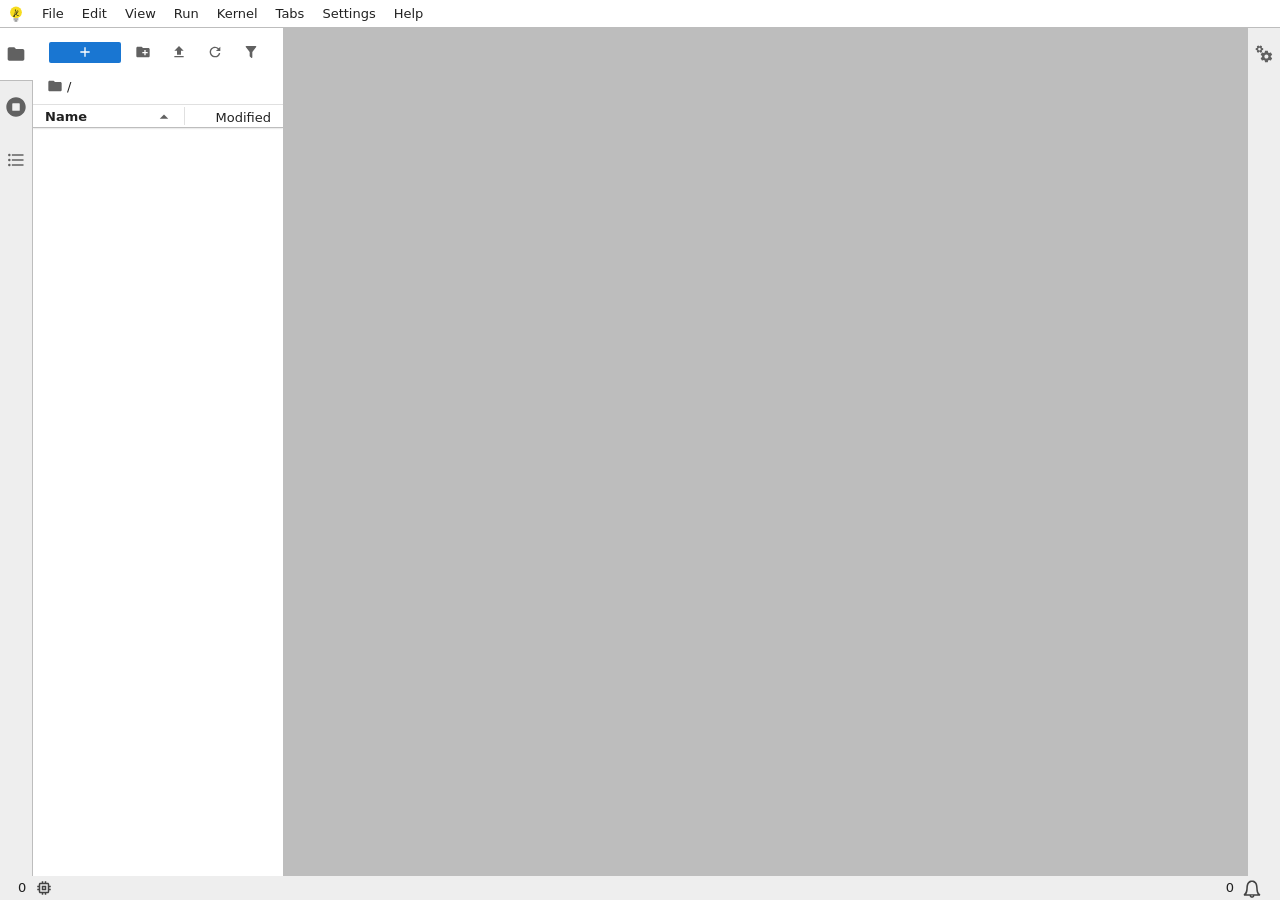
<file: app/jupyterlite/lab/tree/index.html>
<!DOCTYPE html>
<html>
  <head>
    <script>
      // redirect to /lab by default
      (function () {
        window.location.href = window.location.href.replace(
          /(\/tree\/(index\.html)?)/,
          '/index.html'
        );
      }.call(this));
    </script>
  </head>
</html>
</file>
<file: app/quarto/site_libs/quarto-html/tippy.css>
.tippy-box[data-animation=fade][data-state=hidden]{opacity:0}[data-tippy-root]{max-width:calc(100vw - 10px)}.tippy-box{position:relative;background-color:#333;color:#fff;border-radius:4px;font-size:14px;line-height:1.4;white-space:normal;outline:0;transition-property:transform,visibility,opacity}.tippy-box[data-placement^=top]>.tippy-arrow{bottom:0}.tippy-box[data-placement^=top]>.tippy-arrow:before{bottom:-7px;left:0;border-width:8px 8px 0;border-top-color:initial;transform-origin:center top}.tippy-box[data-placement^=bottom]>.tippy-arrow{top:0}.tippy-box[data-placement^=bottom]>.tippy-arrow:before{top:-7px;left:0;border-width:0 8px 8px;border-bottom-color:initial;transform-origin:center bottom}.tippy-box[data-placement^=left]>.tippy-arrow{right:0}.tippy-box[data-placement^=left]>.tippy-arrow:before{border-width:8px 0 8px 8px;border-left-color:initial;right:-7px;transform-origin:center left}.tippy-box[data-placement^=right]>.tippy-arrow{left:0}.tippy-box[data-placement^=right]>.tippy-arrow:before{left:-7px;border-width:8px 8px 8px 0;border-right-color:initial;transform-origin:center right}.tippy-box[data-inertia][data-state=visible]{transition-timing-function:cubic-bezier(.54,1.5,.38,1.11)}.tippy-arrow{width:16px;height:16px;color:#333}.tippy-arrow:before{content:"";position:absolute;border-color:transparent;border-style:solid}.tippy-content{position:relative;padding:5px 9px;z-index:1}
</file>
<file: app/quarto/site_libs/quarto-html/quarto-syntax-highlighting-64a204ab8560d761af7679ceaba22944.css>
/* quarto syntax highlight colors */
:root {
  --quarto-hl-ot-color: #003B4F;
  --quarto-hl-at-color: #657422;
  --quarto-hl-ss-color: #20794D;
  --quarto-hl-an-color: #5E5E5E;
  --quarto-hl-fu-color: #4758AB;
  --quarto-hl-st-color: #20794D;
  --quarto-hl-cf-color: #003B4F;
  --quarto-hl-op-color: #5E5E5E;
  --quarto-hl-er-color: #AD0000;
  --quarto-hl-bn-color: #AD0000;
  --quarto-hl-al-color: #AD0000;
  --quarto-hl-va-color: #111111;
  --quarto-hl-bu-color: inherit;
  --quarto-hl-ex-color: inherit;
  --quarto-hl-pp-color: #AD0000;
  --quarto-hl-in-color: #5E5E5E;
  --quarto-hl-vs-color: #20794D;
  --quarto-hl-wa-color: #5E5E5E;
  --quarto-hl-do-color: #5E5E5E;
  --quarto-hl-im-color: #00769E;
  --quarto-hl-ch-color: #20794D;
  --quarto-hl-dt-color: #AD0000;
  --quarto-hl-fl-color: #AD0000;
  --quarto-hl-co-color: #5E5E5E;
  --quarto-hl-cv-color: #5E5E5E;
  --quarto-hl-cn-color: #8f5902;
  --quarto-hl-sc-color: #5E5E5E;
  --quarto-hl-dv-color: #AD0000;
  --quarto-hl-kw-color: #003B4F;
}

/* other quarto variables */
:root {
  --quarto-font-monospace: SFMono-Regular, Menlo, Monaco, Consolas, "Liberation Mono", "Courier New", monospace;
}

/* syntax highlight based on Pandoc's rules */
pre > code.sourceCode > span {
  color: #003B4F;
}

code.sourceCode > span {
  color: #003B4F;
}

div.sourceCode,
div.sourceCode pre.sourceCode {
  color: #003B4F;
}

/* Normal */
code span {
  color: #003B4F;
}

/* Alert */
code span.al {
  color: #AD0000;
  font-style: inherit;
}

/* Annotation */
code span.an {
  color: #5E5E5E;
  font-style: inherit;
}

/* Attribute */
code span.at {
  color: #657422;
  font-style: inherit;
}

/* BaseN */
code span.bn {
  color: #AD0000;
  font-style: inherit;
}

/* BuiltIn */
code span.bu {
  font-style: inherit;
}

/* ControlFlow */
code span.cf {
  color: #003B4F;
  font-weight: bold;
  font-style: inherit;
}

/* Char */
code span.ch {
  color: #20794D;
  font-style: inherit;
}

/* Constant */
code span.cn {
  color: #8f5902;
  font-style: inherit;
}

/* Comment */
code span.co {
  color: #5E5E5E;
  font-style: inherit;
}

/* CommentVar */
code span.cv {
  color: #5E5E5E;
  font-style: italic;
}

/* Documentation */
code span.do {
  color: #5E5E5E;
  font-style: italic;
}

/* DataType */
code span.dt {
  color: #AD0000;
  font-style: inherit;
}

/* DecVal */
code span.dv {
  color: #AD0000;
  font-style: inherit;
}

/* Error */
code span.er {
  color: #AD0000;
  font-style: inherit;
}

/* Extension */
code span.ex {
  font-style: inherit;
}

/* Float */
code span.fl {
  color: #AD0000;
  font-style: inherit;
}

/* Function */
code span.fu {
  color: #4758AB;
  font-style: inherit;
}

/* Import */
code span.im {
  color: #00769E;
  font-style: inherit;
}

/* Information */
code span.in {
  color: #5E5E5E;
  font-style: inherit;
}

/* Keyword */
code span.kw {
  color: #003B4F;
  font-weight: bold;
  font-style: inherit;
}

/* Operator */
code span.op {
  color: #5E5E5E;
  font-style: inherit;
}

/* Other */
code span.ot {
  color: #003B4F;
  font-style: inherit;
}

/* Preprocessor */
code span.pp {
  color: #AD0000;
  font-style: inherit;
}

/* SpecialChar */
code span.sc {
  color: #5E5E5E;
  font-style: inherit;
}

/* SpecialString */
code span.ss {
  color: #20794D;
  font-style: inherit;
}

/* String */
code span.st {
  color: #20794D;
  font-style: inherit;
}

/* Variable */
code span.va {
  color: #111111;
  font-style: inherit;
}

/* VerbatimString */
code span.vs {
  color: #20794D;
  font-style: inherit;
}

/* Warning */
code span.wa {
  color: #5E5E5E;
  font-style: italic;
}

.prevent-inlining {
  content: "</";
}

/*# sourceMappingURL=9d8d5bb603a83b8298b89080a598c93b.css.map */
</file>
<file: app/quarto/site_libs/quarto-contrib/live-runtime/live-runtime.css>
.quarto-light{--exercise-main-color: var(--bs-body-color, var(--r-main-color, #212529));--exercise-output-color: var(--bs-black, #000000);--exercise-main-bg: var(--bs-body-bg, var(--r-background-color, #ffffff));--exercise-primary-rgb: var(--bs-primary-rgb, 13, 110, 253);--exercise-gray: var(--bs-gray-300, #dee2e6);--exercise-cap-bg: var(--bs-light-bg-subtle, #f8f8f8);--exercise-line-bg: rgba(var(--exercise-primary-rgb), .05);--exercise-line-gutter-bg: rgba(var(--exercise-primary-rgb), .1);--exercise-code-block-color: var(--quarto-scss-export-code-block-color, var(--exercise-main-color));--exercise-code-block-bg: var(--quarto-scss-export-code-block-bg, var(--exercise-main-bg))}.quarto-dark{--exercise-main-color: var(--bs-body-color, var(--r-main-color, #ffffff));--exercise-output-color: var(--bs-body-color, #ffffff);--exercise-main-bg: var(--bs-body-bg, var(--r-background-color, #222222));--exercise-primary-rgb: var(--bs-primary-rgb, 55, 90, 127);--exercise-gray: var(--bs-gray-700, #434343);--exercise-cap-bg: var(--bs-card-cap-bg, #505050);--exercise-line-bg: rgba(var(--exercise-primary-rgb), .2);--exercise-line-gutter-bg: rgba(var(--exercise-primary-rgb), .4);--exercise-code-block-color: var(--quarto-scss-export-code-block-color, var(--exercise-main-color));--exercise-code-block-bg: var(--quarto-scss-export-code-block-bg, var(--exercise-main-bg))}.webr-ojs-exercise.exercise-solution,.webr-ojs-exercise.exercise-hint{border:var(--exercise-gray) 1px solid;border-radius:5px;padding:1rem}.exercise-hint .exercise-hint,.exercise-solution .exercise-solution{border:none;padding:0}.webr-ojs-exercise.exercise-solution>.callout,.webr-ojs-exercise.exercise-hint>.callout{margin:-1rem;border:0}#exercise-loading-indicator{position:fixed;bottom:0;right:0;font-size:1.2rem;padding:.2rem .75rem;border:1px solid var(--exercise-gray);background-color:var(--exercise-cap-bg);border-top-left-radius:5px}#exercise-loading-indicator>.spinner-grow{min-width:1rem}.exercise-loading-details+.exercise-loading-details:before{content:"/ "}@media only screen and (max-width: 576px){#exercise-loading-indicator{font-size:.8rem;padding:.1rem .5rem}#exercise-loading-indicator>.spinner-grow{min-width:.66rem}#exercise-loading-indicator .gap-2{gap:.2rem!important}#exercise-loading-indicator .spinner-grow{--bs-spinner-width: .66rem;--bs-spinner-height: .66rem}}.btn.btn-exercise-editor:disabled,.btn.btn-exercise-editor.disabled,.btn-exercise-editor fieldset:disabled .btn{transition:opacity .5s}.card.exercise-editor .card-header a.btn{--bs-btn-padding-x: .5rem;--bs-btn-padding-y: .15rem;--bs-btn-font-size: .75rem}.quarto-dark .card.exercise-editor .card-header .btn.btn-outline-dark{--bs-btn-color: #f8f8f8;--bs-btn-border-color: #f8f8f8;--bs-btn-hover-color: #000;--bs-btn-hover-bg: #f8f8f8;--bs-btn-hover-border-color: #f8f8f8;--bs-btn-focus-shadow-rgb: 248, 248, 248;--bs-btn-active-color: #000;--bs-btn-active-bg: #f8f8f8;--bs-btn-active-border-color: #f8f8f8;--bs-btn-active-shadow: inset 0 3px 5px rgba(0, 0, 0, .125);--bs-btn-disabled-color: #f8f8f8;--bs-btn-disabled-bg: transparent;--bs-btn-disabled-border-color: #f8f8f8;--bs-btn-bg: transparent;--bs-gradient: none}.card.exercise-editor{--exercise-min-lines: 0;--exercise-max-lines: infinity;--exercise-font-size: var(--bs-body-font-size, 1rem)}.card.exercise-editor .card-header{padding:.5rem 1rem;background-color:var(--exercise-cap-bg);border-bottom:1px solid rgba(0,0,0,.175)}.card.exercise-editor .cm-editor{color:var(--exercise-code-block-color);background-color:var(--exercise-code-block-bg);max-height:calc(var(--exercise-max-lines) * 1.4 * var(--exercise-font-size) + 8px)}.card.exercise-editor .cm-content{caret-color:var(--exercise-code-block-color)}.card.exercise-editor .cm-cursor,.card.exercise-editor .cm-dropCursor{border-left-color:var(--exercise-code-block-color)}.card.exercise-editor .cm-focused .cm-selectionBackgroundm .cm-selectionBackground,.card.exercise-editor .cm-content ::selection{background-color:rgba(var(--exercise-primary-rgb),.1)}.card.exercise-editor .cm-activeLine{background-color:var(--exercise-line-bg)}.card.exercise-editor .cm-activeLineGutter{background-color:var(--exercise-line-gutter-bg)}.card.exercise-editor .cm-gutters{background-color:var(--exercise-cap-bg);color:var(--exercise-main-color);border-right:1px solid var(--exercise-gray)}.card.exercise-editor .cm-content,.card.exercise-editor .cm-gutter{min-height:calc(var(--exercise-min-lines) * 1.4 * var(--exercise-font-size) + 8px)}.card.exercise-editor .cm-scroller{line-height:1.4;overflow:auto}:root{--exercise-editor-hl-al: var(--quarto-hl-al-color, #AD0000);--exercise-editor-hl-an: var(--quarto-hl-an-color, #5E5E5E);--exercise-editor-hl-at: var(--quarto-hl-at-color, #657422);--exercise-editor-hl-bn: var(--quarto-hl-bn-color, #AD0000);--exercise-editor-hl-ch: var(--quarto-hl-ch-color, #20794D);--exercise-editor-hl-co: var(--quarto-hl-co-color, #5E5E5E);--exercise-editor-hl-cv: var(--quarto-hl-cv-color, #5E5E5E);--exercise-editor-hl-cn: var(--quarto-hl-cn-color, #8f5902);--exercise-editor-hl-cf: var(--quarto-hl-cf-color, #003B4F);--exercise-editor-hl-dt: var(--quarto-hl-dt-color, #AD0000);--exercise-editor-hl-dv: var(--quarto-hl-dv-color, #AD0000);--exercise-editor-hl-do: var(--quarto-hl-do-color, #5E5E5E);--exercise-editor-hl-er: var(--quarto-hl-er-color, #AD0000);--exercise-editor-hl-fl: var(--quarto-hl-fl-color, #AD0000);--exercise-editor-hl-fu: var(--quarto-hl-fu-color, #4758AB);--exercise-editor-hl-im: var(--quarto-hl-im-color, #00769E);--exercise-editor-hl-in: var(--quarto-hl-in-color, #5E5E5E);--exercise-editor-hl-kw: var(--quarto-hl-kw-color, #003B4F);--exercise-editor-hl-op: var(--quarto-hl-op-color, #5E5E5E);--exercise-editor-hl-ot: var(--quarto-hl-ot-color, #003B4F);--exercise-editor-hl-pp: var(--quarto-hl-pp-color, #AD0000);--exercise-editor-hl-sc: var(--quarto-hl-sc-color, #5E5E5E);--exercise-editor-hl-ss: var(--quarto-hl-ss-color, #20794D);--exercise-editor-hl-st: var(--quarto-hl-st-color, #20794D);--exercise-editor-hl-va: var(--quarto-hl-va-color, #111111);--exercise-editor-hl-vs: var(--quarto-hl-vs-color, #20794D);--exercise-editor-hl-wa: var(--quarto-hl-wa-color, #5E5E5E)}*[data-bs-theme=dark]{--exercise-editor-hl-al: var(--quarto-hl-al-color, #f07178);--exercise-editor-hl-an: var(--quarto-hl-an-color, #d4d0ab);--exercise-editor-hl-at: var(--quarto-hl-at-color, #00e0e0);--exercise-editor-hl-bn: var(--quarto-hl-bn-color, #d4d0ab);--exercise-editor-hl-bu: var(--quarto-hl-bu-color, #abe338);--exercise-editor-hl-ch: var(--quarto-hl-ch-color, #abe338);--exercise-editor-hl-co: var(--quarto-hl-co-color, #f8f8f2);--exercise-editor-hl-cv: var(--quarto-hl-cv-color, #ffd700);--exercise-editor-hl-cn: var(--quarto-hl-cn-color, #ffd700);--exercise-editor-hl-cf: var(--quarto-hl-cf-color, #ffa07a);--exercise-editor-hl-dt: var(--quarto-hl-dt-color, #ffa07a);--exercise-editor-hl-dv: var(--quarto-hl-dv-color, #d4d0ab);--exercise-editor-hl-do: var(--quarto-hl-do-color, #f8f8f2);--exercise-editor-hl-er: var(--quarto-hl-er-color, #f07178);--exercise-editor-hl-ex: var(--quarto-hl-ex-color, #00e0e0);--exercise-editor-hl-fl: var(--quarto-hl-fl-color, #d4d0ab);--exercise-editor-hl-fu: var(--quarto-hl-fu-color, #ffa07a);--exercise-editor-hl-im: var(--quarto-hl-im-color, #abe338);--exercise-editor-hl-in: var(--quarto-hl-in-color, #d4d0ab);--exercise-editor-hl-kw: var(--quarto-hl-kw-color, #ffa07a);--exercise-editor-hl-op: var(--quarto-hl-op-color, #ffa07a);--exercise-editor-hl-ot: var(--quarto-hl-ot-color, #00e0e0);--exercise-editor-hl-pp: var(--quarto-hl-pp-color, #dcc6e0);--exercise-editor-hl-re: var(--quarto-hl-re-color, #00e0e0);--exercise-editor-hl-sc: var(--quarto-hl-sc-color, #abe338);--exercise-editor-hl-ss: var(--quarto-hl-ss-color, #abe338);--exercise-editor-hl-st: var(--quarto-hl-st-color, #abe338);--exercise-editor-hl-va: var(--quarto-hl-va-color, #00e0e0);--exercise-editor-hl-vs: var(--quarto-hl-vs-color, #abe338);--exercise-editor-hl-wa: var(--quarto-hl-wa-color, #dcc6e0)}pre>code.sourceCode span.tok-keyword,.exercise-editor-body>.cm-editor span.tok-keyword{color:var(--exercise-editor-hl-kw)}pre>code.sourceCode span.tok-operator,.exercise-editor-body>.cm-editor span.tok-operator{color:var(--exercise-editor-hl-op)}pre>code.sourceCode span.tok-definitionOperator,.exercise-editor-body>.cm-editor span.tok-definitionOperator{color:var(--exercise-editor-hl-ot)}pre>code.sourceCode span.tok-compareOperator,.exercise-editor-body>.cm-editor span.tok-compareOperator{color:var(--exercise-editor-hl-ot)}pre>code.sourceCode span.tok-attributeName,.exercise-editor-body>.cm-editor span.tok-attributeName{color:var(--exercise-editor-hl-at)}pre>code.sourceCode span.tok-controlKeyword,.exercise-editor-body>.cm-editor span.tok-controlKeyword{color:var(--exercise-editor-hl-cf)}pre>code.sourceCode span.tok-comment,.exercise-editor-body>.cm-editor span.tok-comment{color:var(--exercise-editor-hl-co)}pre>code.sourceCode span.tok-string,.exercise-editor-body>.cm-editor span.tok-string{color:var(--exercise-editor-hl-st)}pre>code.sourceCode span.tok-string2,.exercise-editor-body>.cm-editor span.tok-string2{color:var(--exercise-editor-hl-ss)}pre>code.sourceCode span.tok-variableName,.exercise-editor-body>.cm-editor span.tok-variableName{color:var(--exercise-editor-hl-va)}pre>code.sourceCode span.tok-bool,pre>code.sourceCode span.tok-literal,pre>code.sourceCode span.tok-separator,.exercise-editor-body>.cm-editor span.tok-bool,.exercise-editor-body>.cm-editor span.tok-literal,.exercise-editor-body>.cm-editor span.tok-separator{color:var(--exercise-editor-hl-cn)}pre>code.sourceCode span.tok-bool,pre>code.sourceCode span.tok-literal,.exercise-editor-body>.cm-editor span.tok-bool,.exercise-editor-body>.cm-editor span.tok-literal{color:var(--exercise-editor-hl-cn)}pre>code.sourceCode span.tok-number,pre>code.sourceCode span.tok-integer,.exercise-editor-body>.cm-editor span.tok-number,.exercise-editor-body>.cm-editor span.tok-integer{color:var(--exercise-editor-hl-dv)}pre>code.sourceCode span.tok-function-variableName,.exercise-editor-body>.cm-editor span.tok-function-variableName{color:var(--exercise-editor-hl-fu)}pre>code.sourceCode span.tok-function-attributeName,.exercise-editor-body>.cm-editor span.tok-function-attributeName{color:var(--exercise-editor-hl-at)}div.exercise-cell-output.cell-output pre code,div.exercise-cell-output.cell-output-stdout pre code,div.exercise-cell-output.cell-output-stderr pre code{white-space:pre-wrap;word-wrap:break-word}div.exercise-cell-output.cell-output-stdout pre code,div.exercise-cell-output pre code span.cell-output-stdout{color:var(--exercise-output-color, #000000)}div.exercise-cell-output.cell-output-stderr pre code,div.exercise-cell-output pre code span.cell-output-stderr{color:var(--exercise-editor-hl-er, #AD0000)}div.cell-output-pyodide table{border:none;margin:0 auto 1em}div.cell-output-pyodide thead{border-bottom:1px solid var(--exercise-main-color)}div.cell-output-pyodide td,div.cell-output-pyodide th,div.cell-output-pyodide tr{padding:.5em;line-height:normal}div.cell-output-pyodide th{font-weight:700}div.cell-output-display canvas{background-color:#fff}.tab-pane>.exercise-tab-pane-header+div.webr-ojs-exercise{margin-top:1em}.alert .exercise-feedback p:last-child{margin-bottom:0}.alert.exercise-grade{animation-duration:.25s;animation-name:exercise-grade-slidein}@keyframes exercise-grade-slidein{0%{transform:translateY(10px);opacity:0}to{transform:translateY(0);opacity:1}}.alert.exercise-grade p:last-child{margin-bottom:0}.alert.exercise-grade pre{white-space:pre-wrap;color:inherit}.observablehq pre>code.sourceCode{white-space:pre;position:relative}.observablehq div.sourceCode{margin:1em 0!important}.observablehq pre.sourceCode{margin:0!important}@media screen{.observablehq div.sourceCode{overflow:auto}}@media print{.observablehq pre>code.sourceCode{white-space:pre-wrap}.observablehq pre>code.sourceCode>span{text-indent:-5em;padding-left:5em}}.reveal .d-none{display:none!important}.reveal .d-flex{display:flex!important}.reveal .card.exercise-editor .justify-content-between{justify-content:space-between!important}.reveal .card.exercise-editor .align-items-center{align-items:center!important}.reveal .card.exercise-editor .gap-1{gap:.25rem!important}.reveal .card.exercise-editor .gap-2{gap:.5rem!important}.reveal .card.exercise-editor .gap-3{gap:.75rem!important}.reveal .card.exercise-editor{--exercise-font-size: 1.3rem;margin:1rem 0;border:1px solid rgba(0,0,0,.175);border-radius:.375rem;font-size:var(--exercise-font-size);overflow:hidden}.reveal .card.exercise-editor .card-header{padding:.5rem 1rem;background-color:var(--exercise-cap-bg);border-bottom:1px solid rgba(0,0,0,.175)}.reveal .cell-output-webr.cell-output-display,.reveal .cell-output-pyodide.cell-output-display{text-align:center}.quarto-light .reveal .btn.btn-exercise-editor.btn-primary{--exercise-btn-bg: var(--bs-btn-bg, #0d6efd);--exercise-btn-color: var(--bs-btn-color, #ffffff);--exercise-btn-border-color: var(--bs-btn-border-color, #0d6efd);--exercise-btn-hover-border-color: var(--bs-btn-hover-border-color, #0b5ed7);--exercise-btn-hover-bg: var(--bs-btn-hover-bg, #0b5ed7);--exercise-btn-hover-color: var(--bs-btn-hover-color, #ffffff)}.quarto-dark .reveal .btn.btn-exercise-editor.btn-primary{--exercise-btn-bg: var(--bs-btn-bg, #375a7f);--exercise-btn-color: var(--bs-btn-color, #ffffff);--exercise-btn-border-color: var(--bs-btn-border-color, #375a7f);--exercise-btn-hover-border-color: var(--bs-btn-hover-border-color, #2c4866);--exercise-btn-hover-bg: var(--bs-btn-hover-bg, #2c4866);--exercise-btn-hover-color: var(--bs-btn-hover-color, #ffffff)}.quarto-light .reveal .btn.btn-exercise-editor.btn-outline-dark{--exercise-btn-bg: var(--bs-btn-bg, transparent);--exercise-btn-color: var(--bs-btn-color, #333);--exercise-btn-border-color: var(--bs-btn-border-color, #333);--exercise-btn-hover-border-color: var(--bs-btn-hover-border-color, #333);--exercise-btn-hover-bg: var(--bs-btn-hover-bg, #333);--exercise-btn-hover-color: var(--bs-btn-hover-color, #ffffff)}.quarto-dark .reveal .btn.btn-exercise-editor.btn-outline-dark{--exercise-btn-bg: var(--bs-btn-bg, transparent);--exercise-btn-color: var(--bs-btn-color, #f8f8f8);--exercise-btn-border-color: var(--bs-btn-border-color, #f8f8f8);--exercise-btn-hover-border-color: var(--bs-btn-hover-border-color, #f8f8f8);--exercise-btn-hover-bg: var(--bs-btn-hover-bg, #f8f8f8);--exercise-btn-hover-color: var(--bs-btn-hover-color, #000000)}@media only screen and (max-width: 576px){:not(.reveal) .card-header .btn-exercise-editor>.btn-label-exercise-editor{max-width:0px;margin-left:-4px;overflow:hidden;transition:max-width .2s ease-in,margin-left .05s ease-out .2s}:not(.reveal) .card-header .btn-exercise-editor:hover>.btn-label-exercise-editor{position:inherit;max-width:80px;margin-left:0;transition:max-width .2s ease-out .05s,margin-left .05s ease-in}}.reveal .card.exercise-editor .btn-group{border-radius:.375rem;position:relative;display:inline-flex;vertical-align:middle}.reveal .card.exercise-editor .btn-group>.btn{position:relative;flex:1 1 auto}.reveal .card.exercise-editor .btn-group>:not(.btn-check:first-child)+.btn,.reveal .card.exercise-editor .btn-group>.btn-group:not(:first-child){margin-left:-1px}.reveal .card.exercise-editor .btn-group>.btn:not(:last-child):not(.dropdown-toggle),.reveal .card.exercise-editor .btn-group>.btn.dropdown-toggle-split:first-child,.reveal .card.exercise-editor .btn-group>.btn-group:not(:last-child)>.btn{border-top-right-radius:0;border-bottom-right-radius:0}.reveal .card.exercise-editor .btn-group>.btn:nth-child(n+3),.reveal .card.exercise-editor .btn-group>:not(.btn-check)+.btn,.reveal .card.exercise-editor .btn-group>.btn-group:not(:first-child)>.btn{border-top-left-radius:0;border-bottom-left-radius:0}.reveal .btn.btn-exercise-editor{display:inline-block;padding:.25rem .5rem;font-size:1rem;color:var(--exercise-btn-color);background-color:var(--exercise-btn-bg);text-align:center;text-decoration:none;vertical-align:middle;cursor:pointer;user-select:none;border:1px solid var(--exercise-btn-border-color);border-radius:.375rem;transition:color .15s ease-in-out,background-color .15s ease-in-out,border-color .15s ease-in-out,box-shadow .15s ease-in-out}.reveal .btn.btn-exercise-editor:hover{color:var(--exercise-btn-hover-color);background-color:var(--exercise-btn-hover-bg);border-color:var(--exercise-btn-hover-border-color)}.reveal .btn.btn-exercise-editor:disabled,.reveal .btn.btn-exercise-editor.disabled,.reveal .btn-exercise-editor fieldset:disabled .btn{pointer-events:none;opacity:.65}.reveal .card.exercise-editor .spinner-grow{background-color:currentcolor;opacity:0;display:inline-block;width:1.5rem;height:1.5rem;vertical-align:-.125em;border-radius:50%;animation:.75s linear infinite spinner-grow}.reveal .cell-output-container pre code{overflow:auto;max-height:initial}.reveal .alert.exercise-grade{font-size:.55em;position:relative;padding:1rem;margin:1rem 0;border-radius:.25rem;color:var(--exercise-alert-color);background-color:var(--exercise-alert-bg);border:1px solid var(--exercise-alert-border-color)}.reveal .alert.exercise-grade .alert-link{font-weight:700;color:var(--exercise-alert-link-color)}.quarto-light .reveal .exercise-grade.alert-info{--exercise-alert-color: #055160;--exercise-alert-bg: #cff4fc;--exercise-alert-border-color: #9eeaf9;--exercise-alert-link-color: #055160}.quarto-light .reveal .exercise-grade.alert-success{--exercise-alert-color: #0a3622;--exercise-alert-bg: #d1e7dd;--exercise-alert-border-color: #a3cfbb;--exercise-alert-link-color: #0a3622}.quarto-light .reveal .exercise-grade.alert-warning{--exercise-alert-color: #664d03;--exercise-alert-bg: #fff3cd;--exercise-alert-border-color: #ffe69c;--exercise-alert-link-color: #664d03}.quarto-light .reveal .exercise-grade.alert-danger{--exercise-alert-color: #58151c;--exercise-alert-bg: #f8d7da;--exercise-alert-border-color: #f1aeb5;--exercise-alert-link-color: #58151c}.quarto-dark .reveal .exercise-grade.alert-info{--exercise-alert-color: #ffffff;--exercise-alert-bg: #3498db;--exercise-alert-border-color: #3498db;--exercise-alert-link-color: #ffffff}.quarto-dark .reveal .exercise-grade.alert-success{--exercise-alert-color: #ffffff;--exercise-alert-bg: #00bc8c;--exercise-alert-border-color: #00bc8c;--exercise-alert-link-color: #ffffff}.quarto-dark .reveal .exercise-grade.alert-warning{--exercise-alert-color: #ffffff;--exercise-alert-bg: #f39c12;--exercise-alert-border-color: #f39c12;--exercise-alert-link-color: #ffffff}.quarto-dark .reveal .exercise-grade.alert-danger{--exercise-alert-color: #ffffff;--exercise-alert-bg: #e74c3c;--exercise-alert-border-color: #e74c3c;--exercise-alert-link-color: #ffffff}
</file>
<file: app/quarto/site_libs/quarto-ojs/quarto-ojs.css>
span.ojs-inline span div {
  display: inline-block;
}

/* add some breathing room between display outputs and text especially */
div.cell + section,
div.cell + h1,
div.cell + h2,
div.cell + h3,
div.cell + h4,
div.cell + h5,
div.cell + h6,
div.cell + p {
  margin-top: 1rem;
}

div[nodetype="declaration"]:not([data-output="all"])
  div.observablehq:not(observablehq--error) {
  display: none;
}

/* mimic bootstrap behavior which is always correct in observablehq outputs */
.observablehq a:not([href]):not([class]),
.observablehq a:not([href]):not([class]):hover {
  color: inherit;
  text-decoration: none;
}

.observablehq .observablehq--inspect {
  --code-fallback: Consolas, monaco, monospace;
  font-family: var(--bs-font-monospace, var(--code-fallback));
  font-size: 0.8em;
}

.observablehq--field {
  margin-left: 1rem;
}

.observablehq--caret {
  margin-right: 2px;
  vertical-align: baseline;
}

.observablehq--collapsed,
.observablehq--expanded.observablehq--inspect a {
  cursor: pointer;
}

/* classes directly from observable's runtime */
.observablehq--key,
.observablehq--index {
  color: var(--quarto-hl-dt-color);
}

.observablehq--string {
  color: var(--quarto-hl-st-color);
}

.observablehq--bigint,
.observablehq--date,
.observablehq--number,
.observablehq--regexp,
.observablehq--symbol {
  color: var(--quarto-hl-dv-color);
}

.observablehq--null,
.observablehq--boolean,
.observablehq--undefined,
.observablehq--keyword {
  color: var(--quarto-hl-kw-color);
}

/* In addition, their import statements specifically come highlighted by hljs.
   (probably some legacy feature of theirs?) We handle those here as well. 

   Just to be on the safe side, we select on observable's 'md-pre'
   class as well, in case someone else uses hljs and wishes to put
   their own highlighting.

   TODO Note that to make our highlighting consistent, we're
   overriding the "im" class to present like a keyword. I should make
   sure this looks right everywhere, but I don't know how to test it
   comprehensively.
*/

code.javascript span.im {
  color: var(--quarto-hl-kw-color);
}

pre.observablehq--md-pre span.hljs-keyword {
  color: var(--quarto-hl-kw-color);
}

pre.observablehq--md-pre span.hljs-string {
  color: var(--quarto-hl-st-color);
}

pre.observablehq--md-pre .span.hljs-date,
pre.observablehq--md-pre .span.hljs-number,
pre.observablehq--md-pre .span.hljs-regexp,
pre.observablehq--md-pre .span.hljs-symbol {
  color: var(--quarto-hl-dv-color);
}

/* Other general niceties, but it's possible that we should do this on a page-by-page basis */

input {
  vertical-align: middle;
}

input[type="radio"],
input[type="checkbox"] {
  margin: 0px 0px 3px 0px;
}

.observable-in-a-box-waiting-for-module-import {
  visibility: hidden;
}

/* play nicely w/ sidebar layout */
.panel-sidebar .observablehq > form[class^="oi-"] {
  flex-wrap: wrap !important;
}

/* likely that this only makes sense with bootstrap. TODO check with charles */
.observablehq table {
  font-size: 0.9em !important;
}

.quarto-ojs-hide {
  display: none;
}

.quarto-ojs-error-pinpoint {
  border-bottom: 2px dotted #e51400;
  font-weight: 700;
  cursor: pointer;
}

code span.quarto-ojs-error-pinpoint {
  color: inherit;
}

.observablehq--error .observablehq--inspect {
  font-size: 0.875em !important;
}

.observablehq--error .callout {
  margin-bottom: 0;
  margin-top: 0;
}

/* this counteracts the negative margin which observablehq uses in their tables at runtime */
.quarto-ojs-table-fixup {
  padding-left: 14px;
}

div.observablehq input[type="date"] {
  border-style: solid;
  padding: 0.8em 0.5em 0.8em 0.5em;
  border-color: rgba(220, 220, 220, 0.3);
}
</file>
